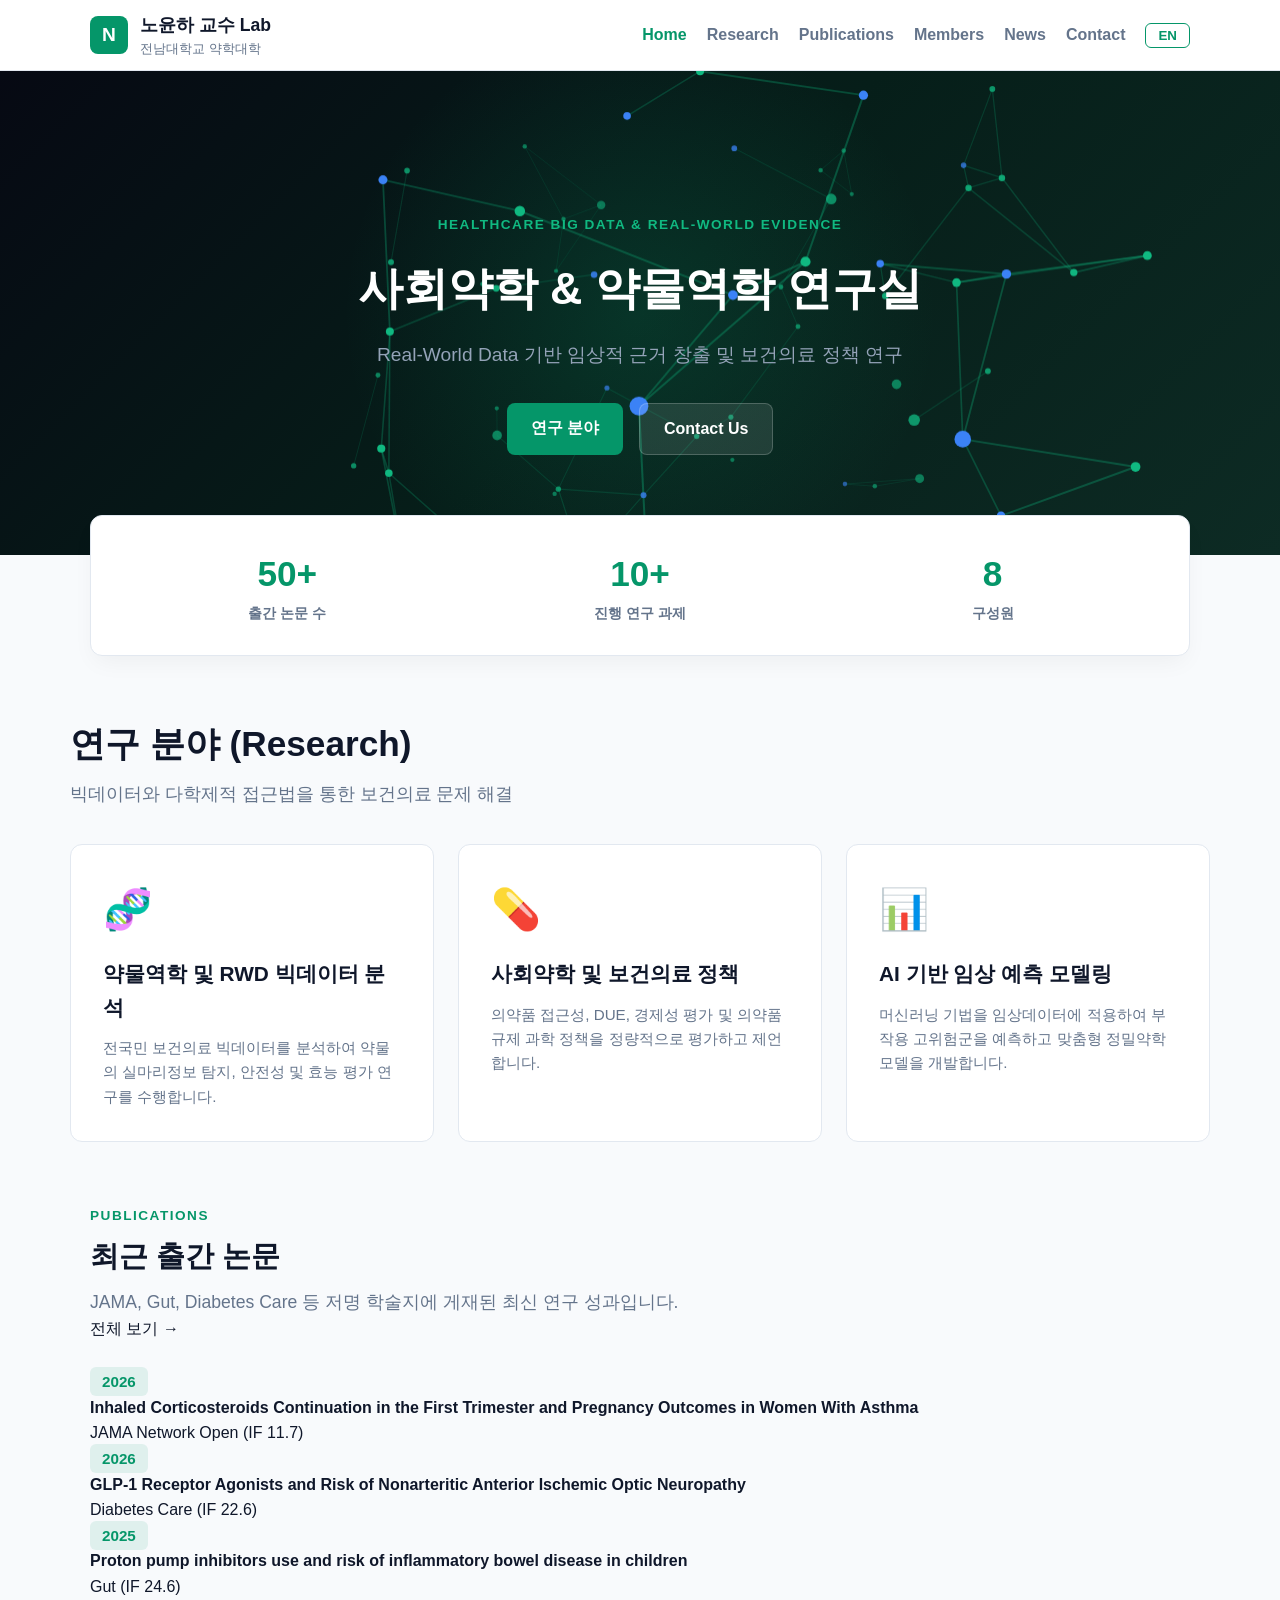
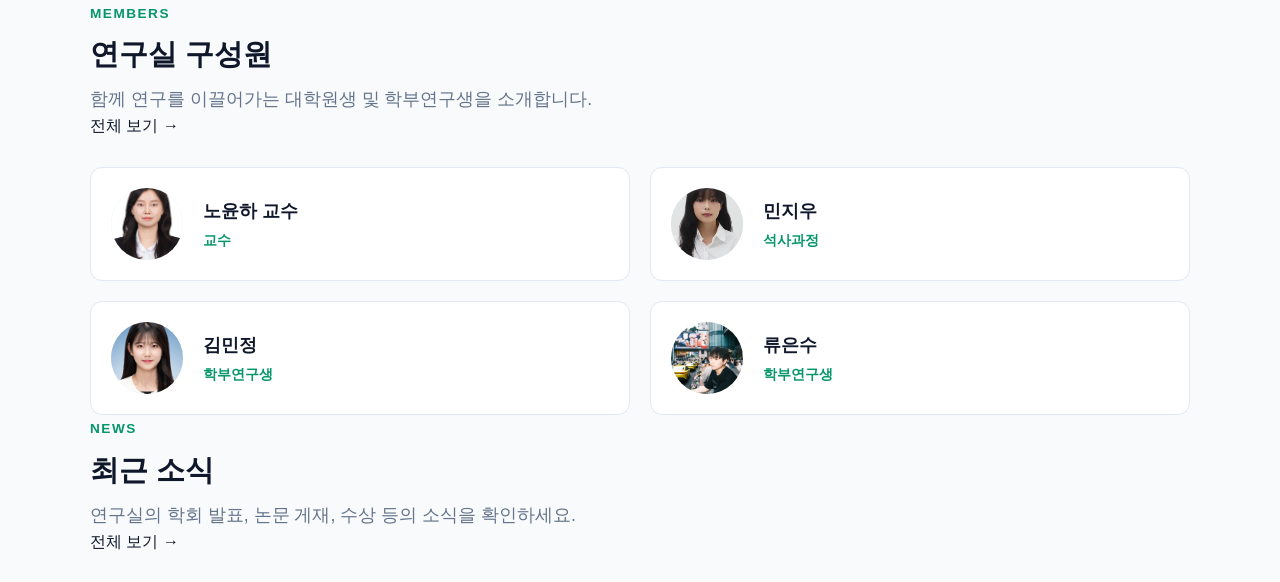
<file: index.html>
<!DOCTYPE html>
<html lang="ko">
<head>
  <meta charset="UTF-8">
  <meta name="viewport" content="width=device-width, initial-scale=1.0">
  <meta charset="UTF-8">
  <!-- 1. 구글 검색 노출을 위한 제목과 설명 (필수) -->
  <title>노윤하 교수 연구실 | 사회약학 & 약물역학 연구실</title>
  <meta name="description" content="전남대학교 약학대학 노윤하 교수 연구실(사회약학 & 약물역학 연구실) 공식 홈페이지입니다. 보건의료 빅데이터 분석, Real-World Evidence(RWE), 약물 안전성 및 보건의료 정책 연구를 수행합니다.">
  <meta name="keywords" content="노윤하, 노윤하 교수, 전남대학교 약학대학, 사회약학, 약물역학, 사회약학 연구실, 약물역학 연구실, 약대 연구실, 약학 연구실, RWD, RWE, 보건의료 빅데이터">

  <!-- 2. 구글 서치 콘솔에서 복사한 인증 태그 -->
  <meta name="google-site-verification" content="fO2iC1Ak4Dqqgbn_Cw4BAH_fTTFtaWDQc3sM4y-HSIg" />
  <link rel="stylesheet" href="css/style.css">
</head>
<body>
  <header class="site-header">
    <div class="container header-inner">
      <a class="brand" href="index">
        <span class="brand-mark">N</span>
        <span class="brand-text">
          <span class="brand-name" data-i18n="brand_name">노윤하 교수 Lab</span>
          <span class="brand-affil" data-i18n="brand_affil">전남대학교 약학대학</span>
        </span>
      </a>
      <nav class="site-nav">
        <a href="index" class="active" data-i18n="nav_home">Home</a>
        <a href="research" data-i18n="nav_research">Research</a>
        <a href="publications" data-i18n="nav_publications">Publications</a>
        <a href="members" data-i18n="nav_members">Members</a>
        <a href="news" data-i18n="nav_news">News</a>
        <a href="contact" data-i18n="nav_contact">Contact</a>
        <button id="lang-toggle-btn" class="lang-btn">EN</button>
      </nav>
    </div>
  </header>

  <main>
    <!-- 전면 3D 배경 배너 -->
    <section class="hero" id="hero-bg">
      <div class="container hero-inner">
        <span class="tagline" data-i18n="hero_tagline">HEALTHCARE BIG DATA & REAL-WORLD EVIDENCE</span>
        <h1 data-i18n="hero_title">사회약학 & 약물역학 연구실</h1>
        <p class="subtitle" data-i18n="hero_sub">Real-World Data 기반 임상적 근거 창출 및 보건의료 정책 연구</p>
        <div class="hero-cta">
          <a class="btn btn-primary" href="research" data-i18n="hero_btn1">연구 분야</a>
          <a class="btn btn-secondary" href="contact" data-i18n="hero_btn2">Contact Us</a>
        </div>
      </div>
    </section>

    <!-- 요약 통계 카드 -->
    <div class="container">
      <div class="stats-grid">
        <div><div class="stat-num">50+</div><div class="stat-label" data-i18n="stat_1">출간 논문 수</div></div>
        <div><div class="stat-num">10+</div><div class="stat-label" data-i18n="stat_2">진행 연구 과제</div></div>
        <div><div class="stat-num">8</div><div class="stat-label" data-i18n="stat_3">구성원</div></div>
      </div>
    </div>

    <!-- 1. 핵심 연구 분야 요약 -->
    <section class="container section">
      <h2 class="page-title" data-i18n="res_title">연구 분야 (Research)</h2>
      <p class="section-desc" data-i18n="res_sub">빅데이터와 다학제적 접근법을 통한 보건의료 문제 해결</p>

      <div class="research-grid">
        <div class="research-card">
          <div class="card-icon">🧬</div>
          <h3 data-i18n="res_c1_t">약물역학 및 RWD 빅데이터 분석</h3>
          <p data-i18n="res_c1_d">전국민 보건의료 빅데이터를 분석하여 약물의 실마리정보 탐지, 안전성 및 효능 평가 연구를 수행합니다.</p>
        </div>
        <div class="research-card">
          <div class="card-icon">💊</div>
          <h3 data-i18n="res_c2_t">사회약학 및 보건의료 정책</h3>
          <p data-i18n="res_c2_d">의약품 접근성, DUE, 경제성 평가 및 의약품 규제 과학 정책을 정량적으로 평가하고 제언합니다.</p>
        </div>
        <div class="research-card">
          <div class="card-icon">📊</div>
          <h3 data-i18n="res_c3_t">AI 기반 임상 예측 모델링</h3>
          <p data-i18n="res_c3_d">머신러닝 기법을 임상데이터에 적용하여 부작용 고위험군을 예측하고 맞춤형 정밀약학 모델을 개발합니다.</p>
        </div>
      </div>
    </section>

    <!-- 2. 최근 출간 논문 미리보기 -->
    <section class="overview-section">
      <div class="container">
        <div class="section-head-row">
          <div>
            <span class="tagline" style="color:var(--primary-color);" data-i18n="home_pub_tag">Publications</span>
            <h2 class="page-title" style="font-size:1.8rem; margin-top:6px;" data-i18n="home_pub_title">최근 출간 논문</h2>
            <p class="section-desc" style="margin-bottom:0;" data-i18n="home_pub_sub">JAMA, Gut, Diabetes Care 등 저명 학술지에 게재된 최신 연구 성과입니다.</p>
          </div>
          <a class="see-all-link" href="publications" data-i18n="see_all">전체 보기 →</a>
        </div>

        <div class="preview-grid" style="margin-top:28px;">
          <a class="pub-preview-card" href="https://doi.org/10.1001/jamanetworkopen.2026.30781" target="_blank" rel="noopener">
            <span class="pub-year">2026</span>
            <h4>Inhaled Corticosteroids Continuation in the First Trimester and Pregnancy Outcomes in Women With Asthma</h4>
            <p>JAMA Network Open (IF 11.7)</p>
          </a>
          <a class="pub-preview-card" href="https://doi.org/10.2337/dc25-2577" target="_blank" rel="noopener">
            <span class="pub-year">2026</span>
            <h4>GLP-1 Receptor Agonists and Risk of Nonarteritic Anterior Ischemic Optic Neuropathy</h4>
            <p>Diabetes Care (IF 22.6)</p>
          </a>
          <a class="pub-preview-card" href="https://doi.org/10.1136/gutjnl-2025-337345" target="_blank" rel="noopener">
            <span class="pub-year">2025</span>
            <h4>Proton pump inhibitors use and risk of inflammatory bowel disease in children</h4>
            <p>Gut (IF 24.6)</p>
          </a>
        </div>
      </div>
    </section>

    <!-- 3. 연구실 구성원 미리보기 -->
    <section class="overview-section">
      <div class="container">
        <div class="section-head-row">
          <div>
            <span class="tagline" style="color:var(--primary-color);" data-i18n="home_member_tag">Members</span>
            <h2 class="page-title" style="font-size:1.8rem; margin-top:6px;" data-i18n="home_member_title">연구실 구성원</h2>
            <p class="section-desc" style="margin-bottom:0;" data-i18n="home_member_sub">함께 연구를 이끌어가는 대학원생 및 학부연구생을 소개합니다.</p>
          </div>
          <a class="see-all-link" href="members" data-i18n="see_all">전체 보기 →</a>
        </div>

        <!-- 2x2 Grid Layout 적용 -->
        <!-- 2x2 Grid Layout 적용 -->
        <div class="member-preview-grid" style="margin-top:28px;">
          <!-- 노윤하 교수 -->
          <div class="member-preview-card">
            <div class="member-photo-wrapper">
              <img class="member-photo" src="images/professor.jpg" onerror="this.onerror=null; this.src='data:image/svg+xml;utf8,<svg xmlns=\'http://www.w3.org/2000/svg\' viewBox=\'0 0 24 24\' fill=\'%23cbd5e1\'><path d=\'M12 12c2.21 0 4-1.79 4-4s-1.79-4-4-4-4 1.79-4 4 1.79 4 4 4zm0 2c-2.67 0-8 1.34-8 4v2h16v-2c0-2.66-5.33-4-8-4z\'/></svg>'" alt="노윤하 교수" data-i18n-alt="mem_prof_name">
            </div>
            <div class="member-info">
              <h4 data-i18n="mem_prof_name">노윤하 교수</h4>
              <p class="role" data-i18n="mem_prof_role">Professor</p>
            </div>
          </div>

          <!-- 민지우 -->
          <div class="member-preview-card">
            <div class="member-photo-wrapper">
              <img class="member-photo" src="images/student_mjw.jpg" onerror="this.onerror=null; this.src='data:image/svg+xml;utf8,<svg xmlns=\'http://www.w3.org/2000/svg\' viewBox=\'0 0 24 24\' fill=\'%23cbd5e1\'><path d=\'M12 12c2.21 0 4-1.79 4-4s-1.79-4-4-4-4 1.79-4 4 1.79 4 4 4zm0 2c-2.67 0-8 1.34-8 4v2h16v-2c0-2.66-5.33-4-8-4z\'/></svg>'" alt="민지우" data-i18n-alt="mem_s1_name">
            </div>
            <div class="member-info">
              <h4 data-i18n="mem_s1_name">민지우</h4>
              <p class="role" data-i18n="mem_s1_role">Master's Course</p>
            </div>
          </div>

          <!-- 김민정 -->
          <div class="member-preview-card">
            <div class="member-photo-wrapper">
              <img class="member-photo" src="images/student_kmj.jpg" onerror="this.onerror=null; this.src='data:image/svg+xml;utf8,<svg xmlns=\'http://www.w3.org/2000/svg\' viewBox=\'0 0 24 24\' fill=\'%23cbd5e1\'><path d=\'M12 12c2.21 0 4-1.79 4-4s-1.79-4-4-4-4 1.79-4 4 1.79 4 4 4zm0 2c-2.67 0-8 1.34-8 4v2h16v-2c0-2.66-5.33-4-8-4z\'/></svg>'" alt="김민정" data-i18n-alt="mem_s2_name">
            </div>
            <div class="member-info">
              <h4 data-i18n="mem_s2_name">김민정</h4>
              <p class="role" data-i18n="mem_s2_role">Bachelor's Course</p>
            </div>
          </div>

          <!-- 류은수 -->
          <div class="member-preview-card">
            <div class="member-photo-wrapper">
              <img class="member-photo" src="images/student_les.jpg" onerror="this.onerror=null; this.src='data:image/svg+xml;utf8,<svg xmlns=\'http://www.w3.org/2000/svg\' viewBox=\'0 0 24 24\' fill=\'%23cbd5e1\'><path d=\'M12 12c2.21 0 4-1.79 4-4s-1.79-4-4-4-4 1.79-4 4 1.79 4 4 4zm0 2c-2.67 0-8 1.34-8 4v2h16v-2c0-2.66-5.33-4-8-4z\'/></svg>'" alt="류은수" data-i18n-alt="mem_s3_name">
            </div>
            <div class="member-info">
              <h4 data-i18n="mem_s3_name">류은수</h4>
              <p class="role" data-i18n="mem_s3_role">Bachelor's Course</p>
            </div>
          </div>
        </div>
      </div>
    </section>

    <!-- 4. 최근 소식 미리보기 (JS 자동 연동 파트) -->
    <section class="overview-section">
      <div class="container">
        <div class="section-head-row">
          <div>
            <span class="tagline" style="color:var(--primary-color);" data-i18n="home_news_tag">News</span>
            <h2 class="page-title" style="font-size:1.8rem; margin-top:6px;" data-i18n="home_news_title">최근 소식</h2>
            <p class="section-desc" style="margin-bottom:0;" data-i18n="home_news_sub">연구실의 학회 발표, 논문 게재, 수상 등의 소식을 확인하세요.</p>
          </div>
          <a class="see-all-link" href="news" data-i18n="see_all">전체 보기 →</a>
        </div>

        <div class="preview-grid" id="news-preview-container" style="margin-top:28px;"></div>
      </div>
    </section>
  </main>

  <script src="js/main.js"></script>
  <script src="js/news-admin.js"></script>
  <script src="js/i18n.js"></script>
</body>
</html>
</file>
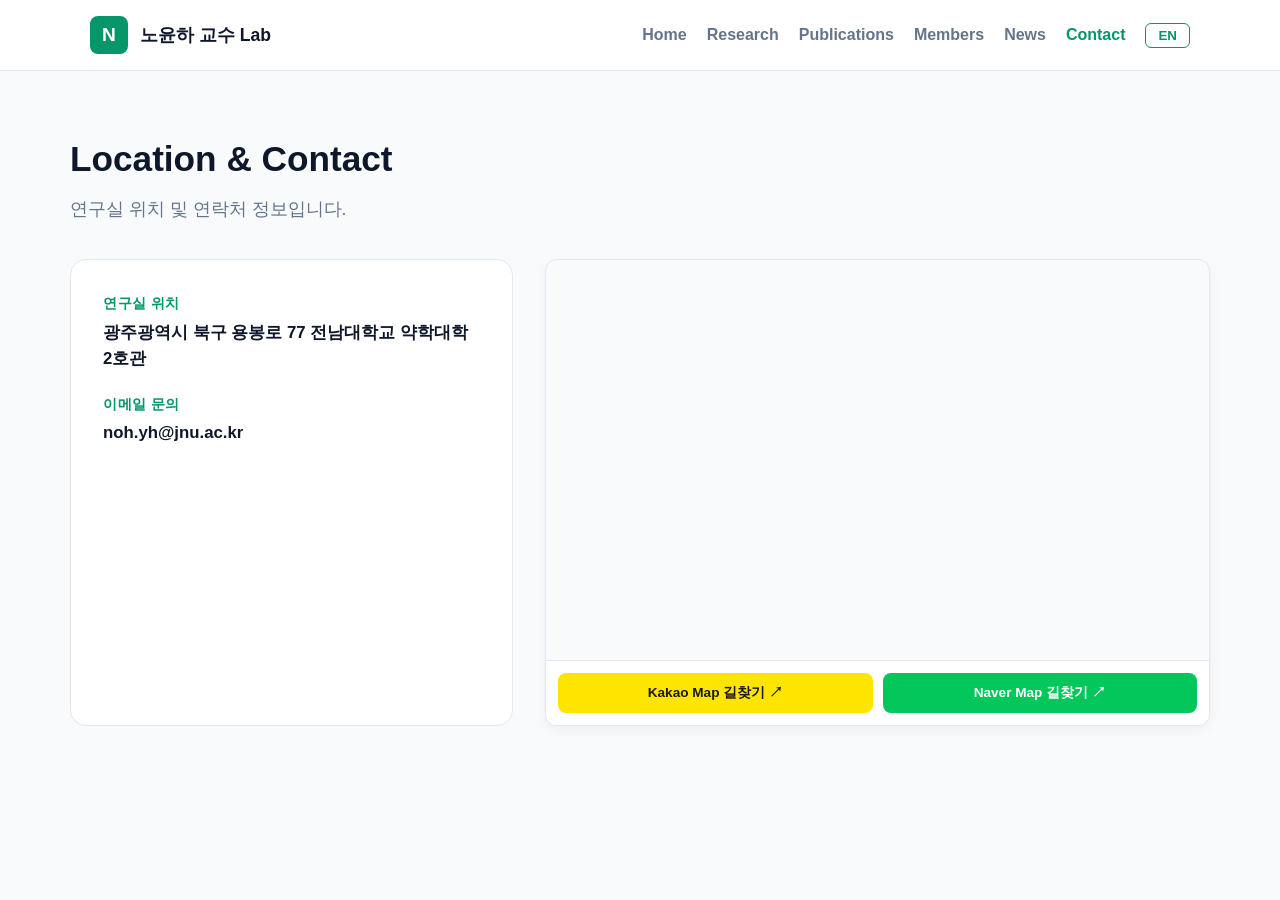
<file: contact.html>
<!DOCTYPE html>
<html lang="ko">
<head>
  <meta charset="UTF-8">
  <meta name="viewport" content="width=device-width, initial-scale=1.0">
  <title data-i18n="contact_site_title">Contact - Noh Lab</title>
  <link rel="stylesheet" href="css/style.css">
  
  <style>
    /* 지도 레이아웃 및 프레임 미니멀화 */
    .map-wrapper {
      width: 100%;
      border-radius: 12px;
      overflow: hidden;
      border: 1px solid var(--border-color, #e2e8f0);
      box-shadow: 0 4px 12px rgba(0, 0, 0, 0.05);
      background: #f8fafc;
    }

    #map-frame {
      width: 100%;
      height: 400px;
      border: 0;
      display: block;
    }

    /* 국내 지도 바로가기 버튼 그룹 */
    .map-shortcut-bar {
      display: flex;
      gap: 10px;
      padding: 12px;
      background-color: #ffffff;
      border-top: 1px solid var(--border-color, #e2e8f0);
    }

    .map-btn {
      flex: 1;
      display: inline-flex;
      align-items: center;
      justify-content: center;
      padding: 9px 14px;
      font-size: 0.85rem;
      font-weight: 600;
      border-radius: 8px;
      text-decoration: none;
      transition: all 0.2s ease;
    }

    .map-btn.kakao {
      background-color: #fee500;
      color: #191919;
    }

    .map-btn.naver {
      background-color: #03c75a;
      color: #ffffff;
    }

    .map-btn:hover {
      opacity: 0.9;
      transform: translateY(-1px);
    }
  </style>
</head>
<body>
  <header class="site-header">
    <div class="container header-inner">
      <a class="brand" href="index.html">
        <span class="brand-mark">N</span>
        <span class="brand-name" data-i18n="site_brand_name">노윤하 교수 Lab</span>
      </a>
      <nav class="site-nav">
        <a href="index" data-i18n="nav_home">Home</a>
        <a href="research" data-i18n="nav_research">Research</a>
        <a href="publications" data-i18n="nav_publications">Publications</a>
        <a href="members" data-i18n="nav_members">Members</a>
        <a href="news" data-i18n="nav_news">News</a>
        <a href="contact" class="active" data-i18n="nav_contact">Contact</a>
        <button id="lang-toggle-btn" class="lang-btn">EN</button>
      </nav>
    </div>
  </header>

  <main class="container section">
    <h1 class="page-title" data-i18n="contact_title">Location & Contact</h1>
    <p class="section-desc" data-i18n="contact_sub">연구실 위치 및 연락처 정보입니다.</p>

    <div class="contact-grid">
      <div class="contact-info-card">
        <div class="info-item">
          <h4 data-i18n="contact_office">연구실 위치</h4>
          <p data-i18n="contact_addr">광주광역시 북구 용봉로 77 전남대학교 약학대학 2호관</p>
        </div>
        <div class="info-item">
          <h4 data-i18n="contact_email">이메일 문의</h4>
          <p>noh.yh@jnu.ac.kr</p>
        </div>
      </div>

      <!-- 구글 맵 Embed 렌더링 영역 및 국내 지도 단축 버튼 -->
      <div class="map-wrapper">
        <iframe id="map-frame"
          src="https://www.google.com/maps/embed?pb=!1m18!1m12!1m3!1d3260.672522770289!2d126.9056251!3d35.1788!2m3!1f0!2f0!3f0!3m2!1i1024!2i768!4f13.1!3m3!1m2!1s0x35682312b9d212ab%3A0x8e833fb3efb7ed6!2z7KCE64Ko64yA7ZWZ6rWQIOy_oO2OvOyAuelCme2ZlS3tlZkgMi2tmLjsp4A!5e0!3m2!1sko!2skr!4v1710000000000!5m2!1sko!2skr"
          allowfullscreen=""
          loading="lazy"
          referrerpolicy="no-referrer-when-downgrade"
          title="전남대학교 약학대학 2호관 지도">
        </iframe>
        
        <div class="map-shortcut-bar">
          <a href="https://map.kakao.com/link/map/전남대학교 약학대학 2호관,35.1788,126.9082" target="_blank" rel="noopener" class="map-btn kakao" data-i18n="map_kakao_btn">
            Kakao Map 길찾기 ↗
          </a>
          <a href="https://map.naver.com/v5/search/전남대학교%20약학대학%202호관" target="_blank" rel="noopener" class="map-btn naver" data-i18n="map_naver_btn">
            Naver Map 길찾기 ↗
          </a>
        </div>
      </div>
    </div>
  </main>

  <script src="js/i18n.js"></script>
</body>
</html>
</file>
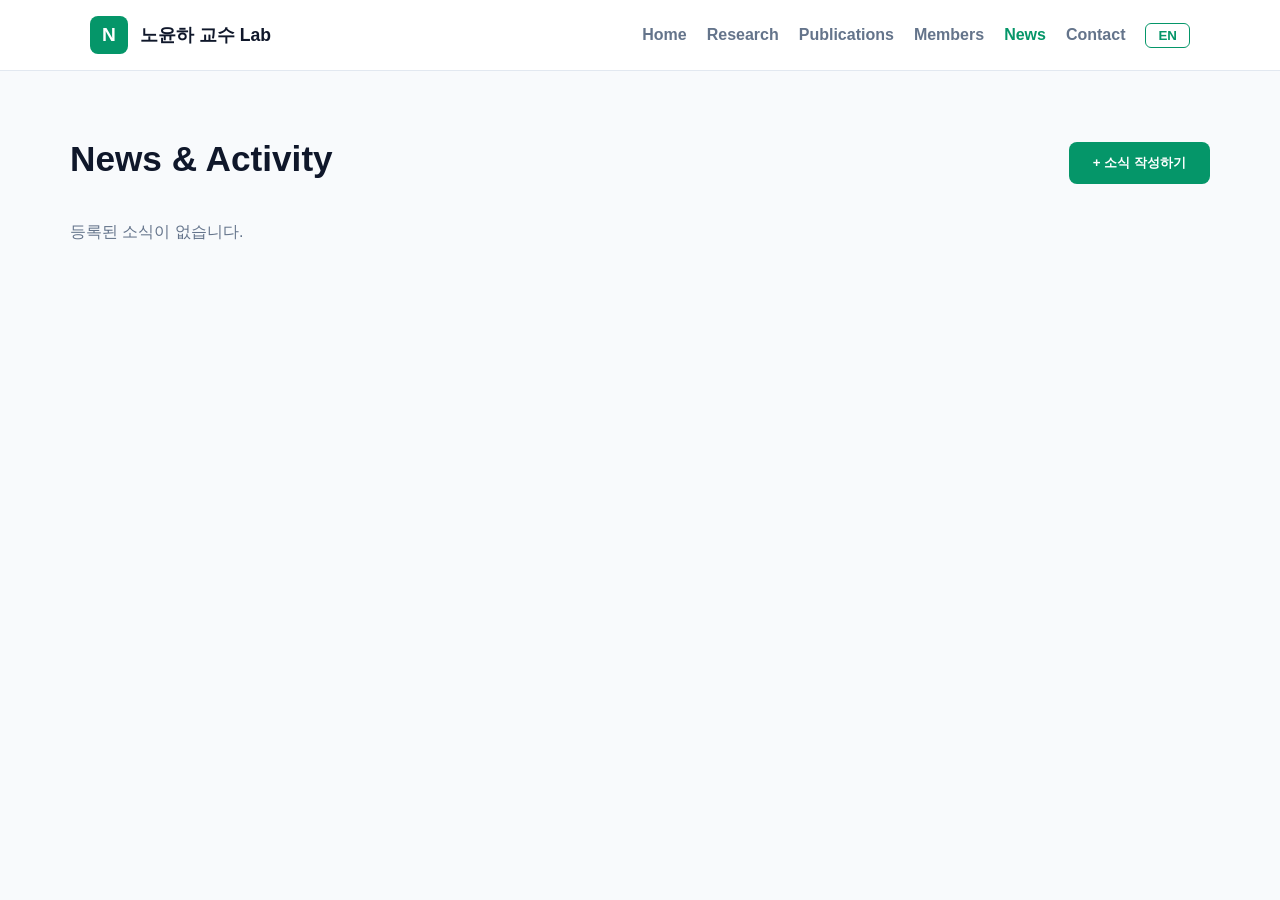
<file: news.html>
<!DOCTYPE html>
<html lang="ko">
<head>
  <meta charset="UTF-8">
  <meta name="viewport" content="width=device-width, initial-scale=1.0">
  <title data-i18n="news_site_title">News - Noh Lab</title>
  <link rel="stylesheet" href="css/style.css">
</head>
<body>
  <!-- ===================================================================
       [헤더 및 네비게이션 영역]
       =================================================================== -->
  <header class="site-header">
    <div class="container header-inner">
      <a class="brand" href="index">
        <span class="brand-mark">N</span>
        <span class="brand-name" data-i18n="site_brand_name">노윤하 교수 Lab</span>
      </a>
      <nav class="site-nav">
        <a href="index" data-i18n="nav_home">Home</a>
        <a href="research" data-i18n="nav_research">Research</a>
        <a href="publications" data-i18n="nav_publications">Publications</a>
        <a href="members" data-i18n="nav_members">Members</a>
        <a href="news" class="active" data-i18n="nav_news">News</a>
        <a href="contact" data-i18n="nav_contact">Contact</a>
        <button id="lang-toggle-btn" class="lang-btn">EN</button>
      </nav>
    </div>
  </header>

  <!-- ===================================================================
       [메인 컨텐츠 영역]
       =================================================================== -->
  <main class="container section">
    <div class="news-header-actions">
      <h1 class="page-title" data-i18n="news_page_title">News & Activity</h1>
      <button id="open-write-btn" class="btn btn-primary" data-i18n="news_btn_write">+ 소식 작성하기</button>
    </div>

    <!-- 뉴스 게시글 목록 -->
    <div id="news-container" class="news-feed"></div>
  </main>

  <!-- ===================================================================
       [글쓰기 모달 창]
       =================================================================== -->
  <div id="news-modal" class="modal-backdrop" style="display:none;">
    <div class="modal-content">
      <!-- 우측 상단 X 닫기 버튼 -->
      <button id="close-modal-x" class="modal-close-x">&times;</button>
      <h3 data-i18n="modal_title">새 소식 등록</h3>
      <form id="news-form">
        <input type="text" id="news-title" data-i18n-placeholder="modal_ph_title" placeholder="제목을 입력하세요" required>
        <textarea id="news-body" rows="4" data-i18n-placeholder="modal_ph_body" placeholder="내용을 입력하세요" required></textarea>
        
        <!-- [이미지 첨부 및 취소 기능] -->
        <label style="display:block; margin-bottom: 6px; font-weight:600; font-size:0.85rem;" data-i18n="modal_label_img">사진 첨부 (선택):</label>
        <div style="display:flex; align-items:center; gap:8px; margin-bottom:16px;">
          <input type="file" id="news-img-input" accept="image/*" style="flex:1;">
          <button type="button" id="clear-img-btn" class="btn" style="display:none; padding:4px 8px; font-size:0.75rem; background-color:#ef4444; color:#fff; border:none; border-radius:4px; cursor:pointer;" data-i18n="modal_btn_clear_img">선택 취소</button>
        </div>
        
        <input type="password" id="admin-pass" data-i18n-placeholder="modal_ph_pass" placeholder="관리자 비밀번호" required>
        <div style="display:flex; gap:8px; justify-content:flex-end; margin-top:12px;">
          <button type="submit" class="btn btn-primary" data-i18n="modal_btn_submit">등록하기</button>
          <button type="button" id="close-modal-btn" class="btn btn-secondary" style="color:var(--text-main);" data-i18n="modal_btn_cancel">취소</button>
        </div>
      </form>
    </div>
  </div>

  <script src="js/news-admin.js"></script>
  <script src="js/i18n.js"></script>
</body>
</html>
</file>
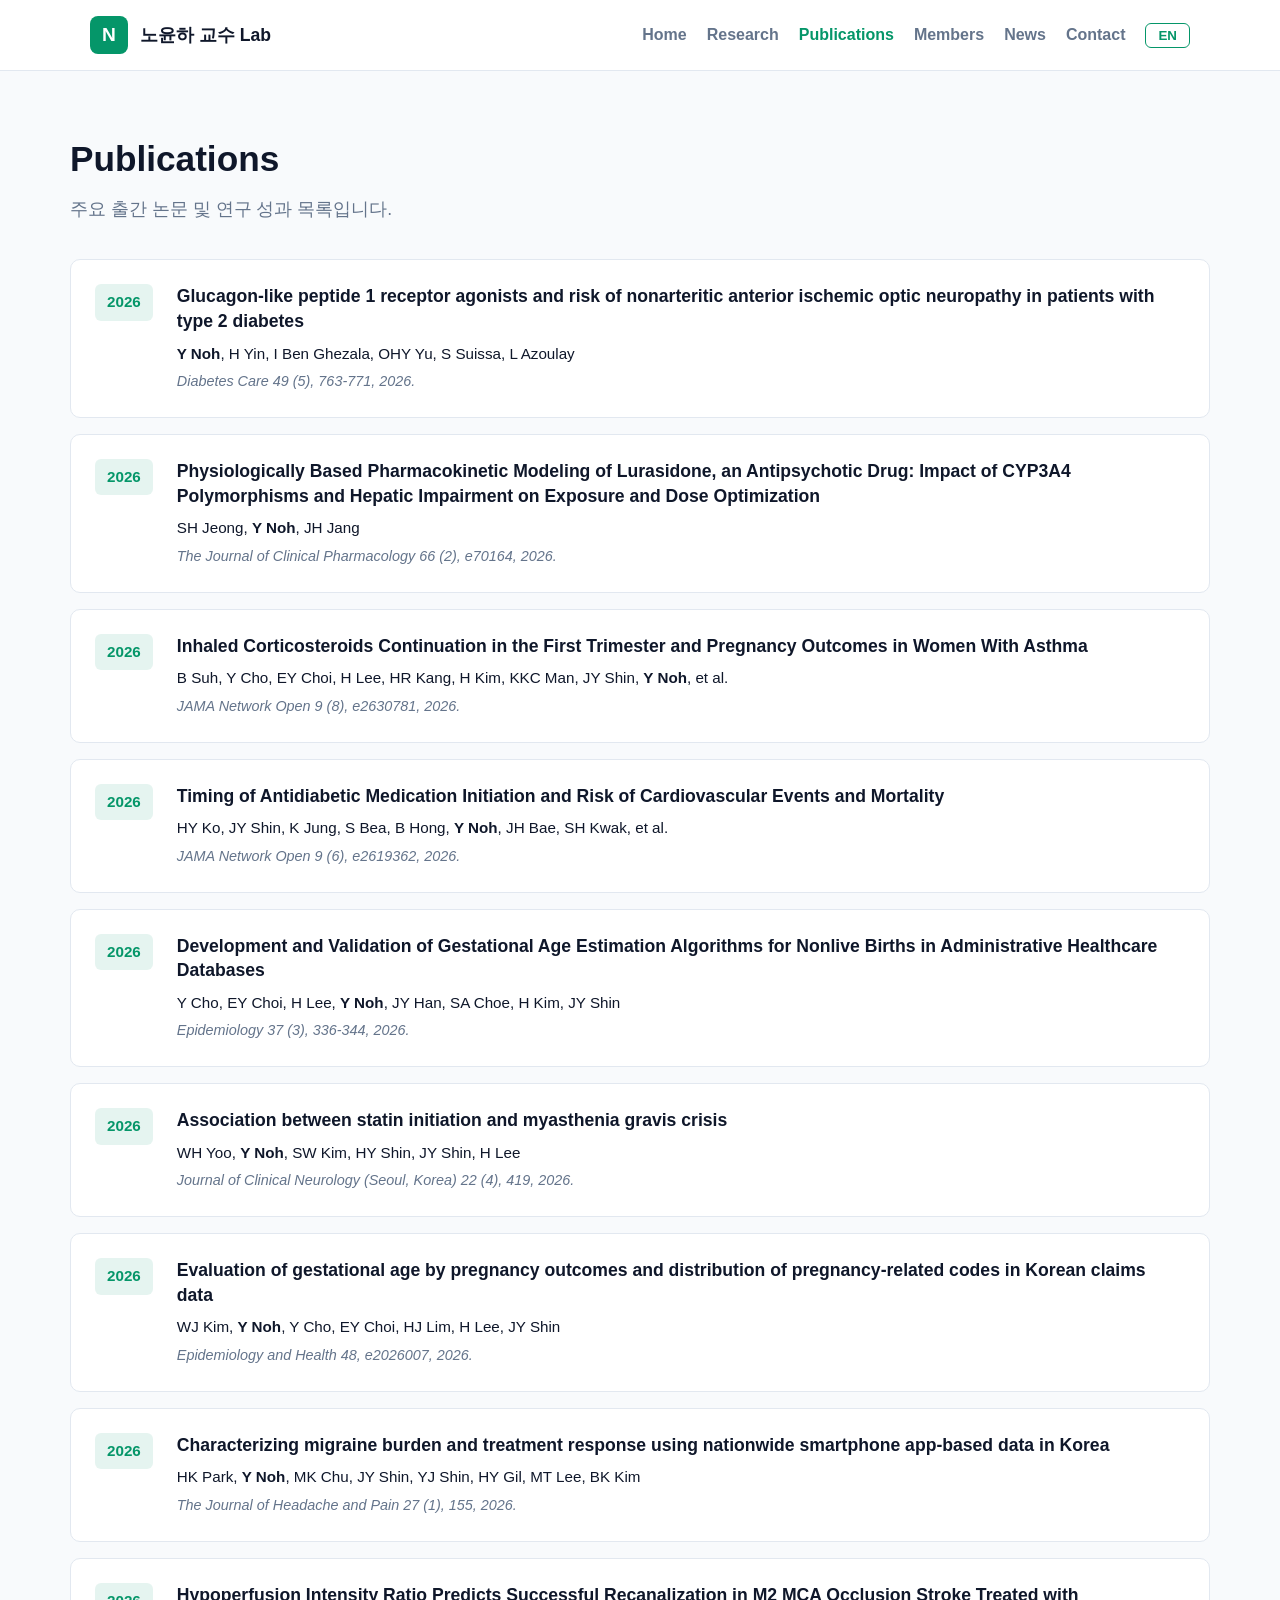
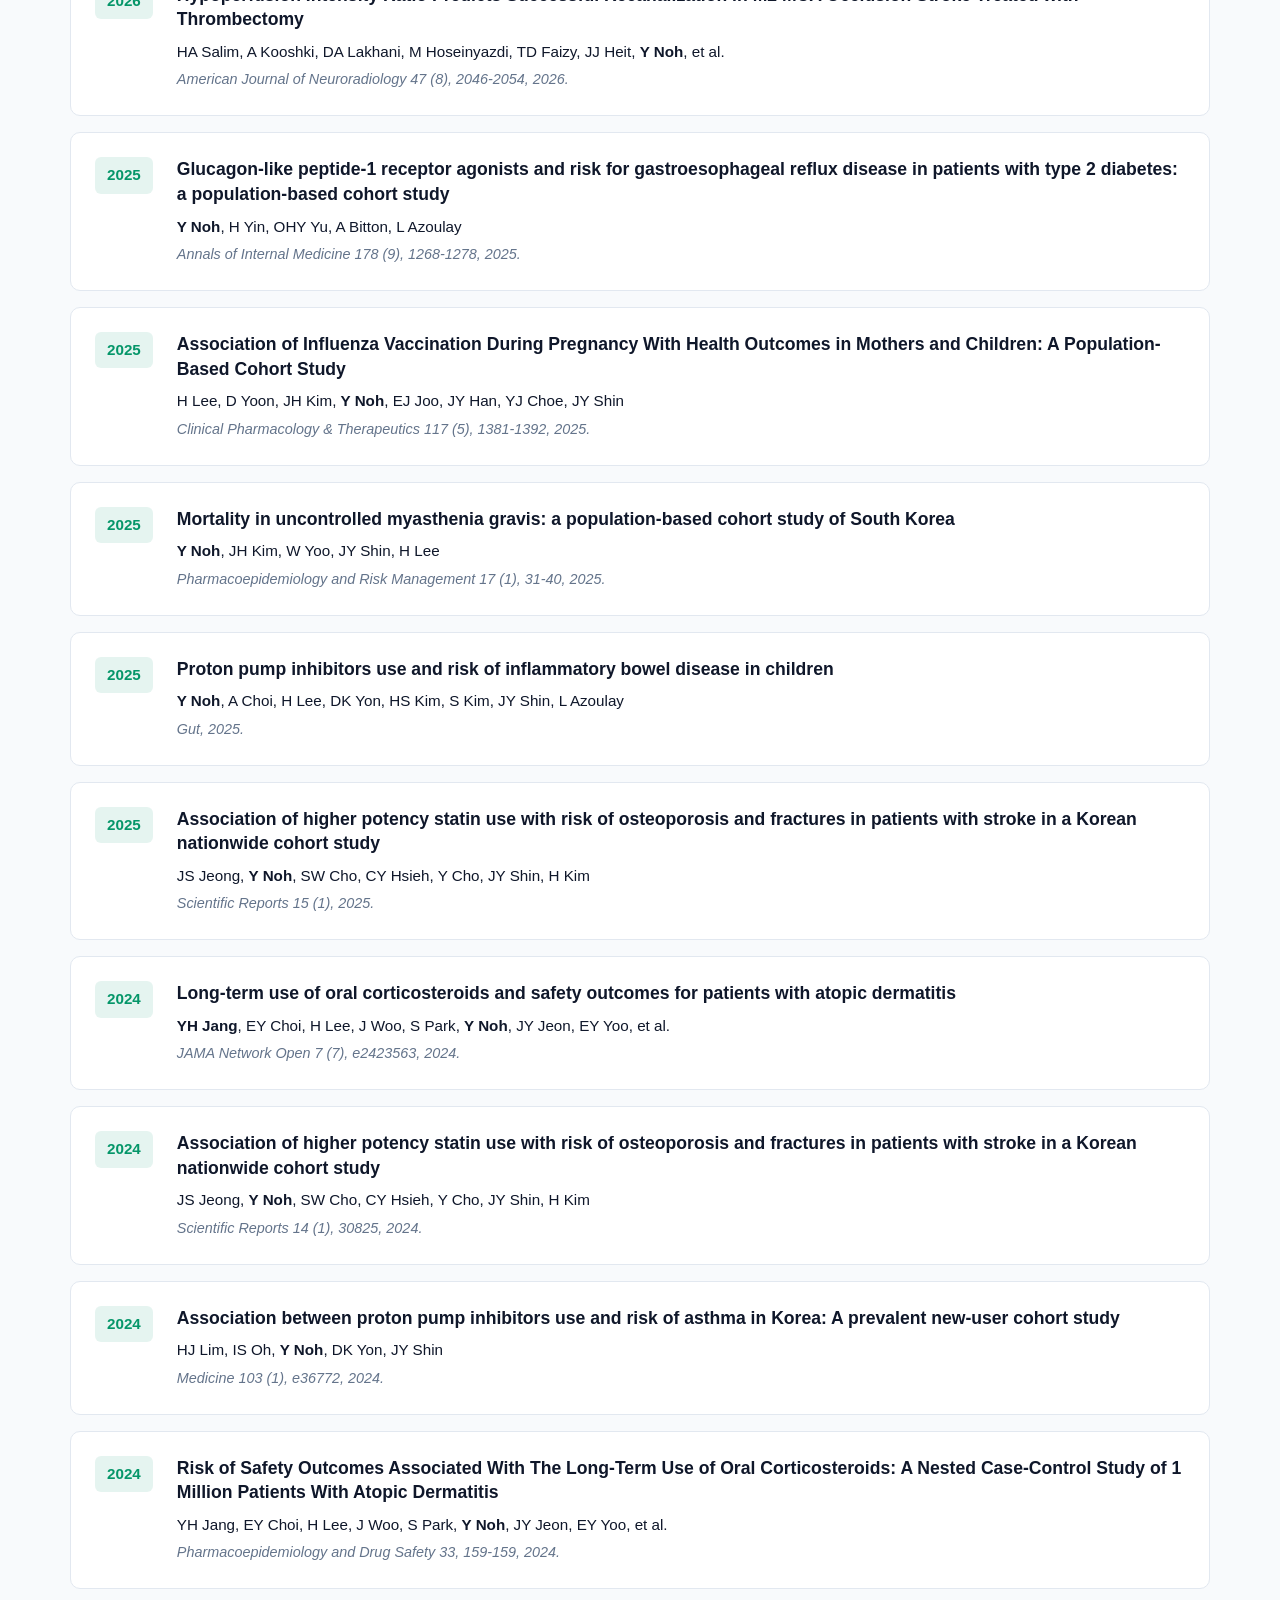
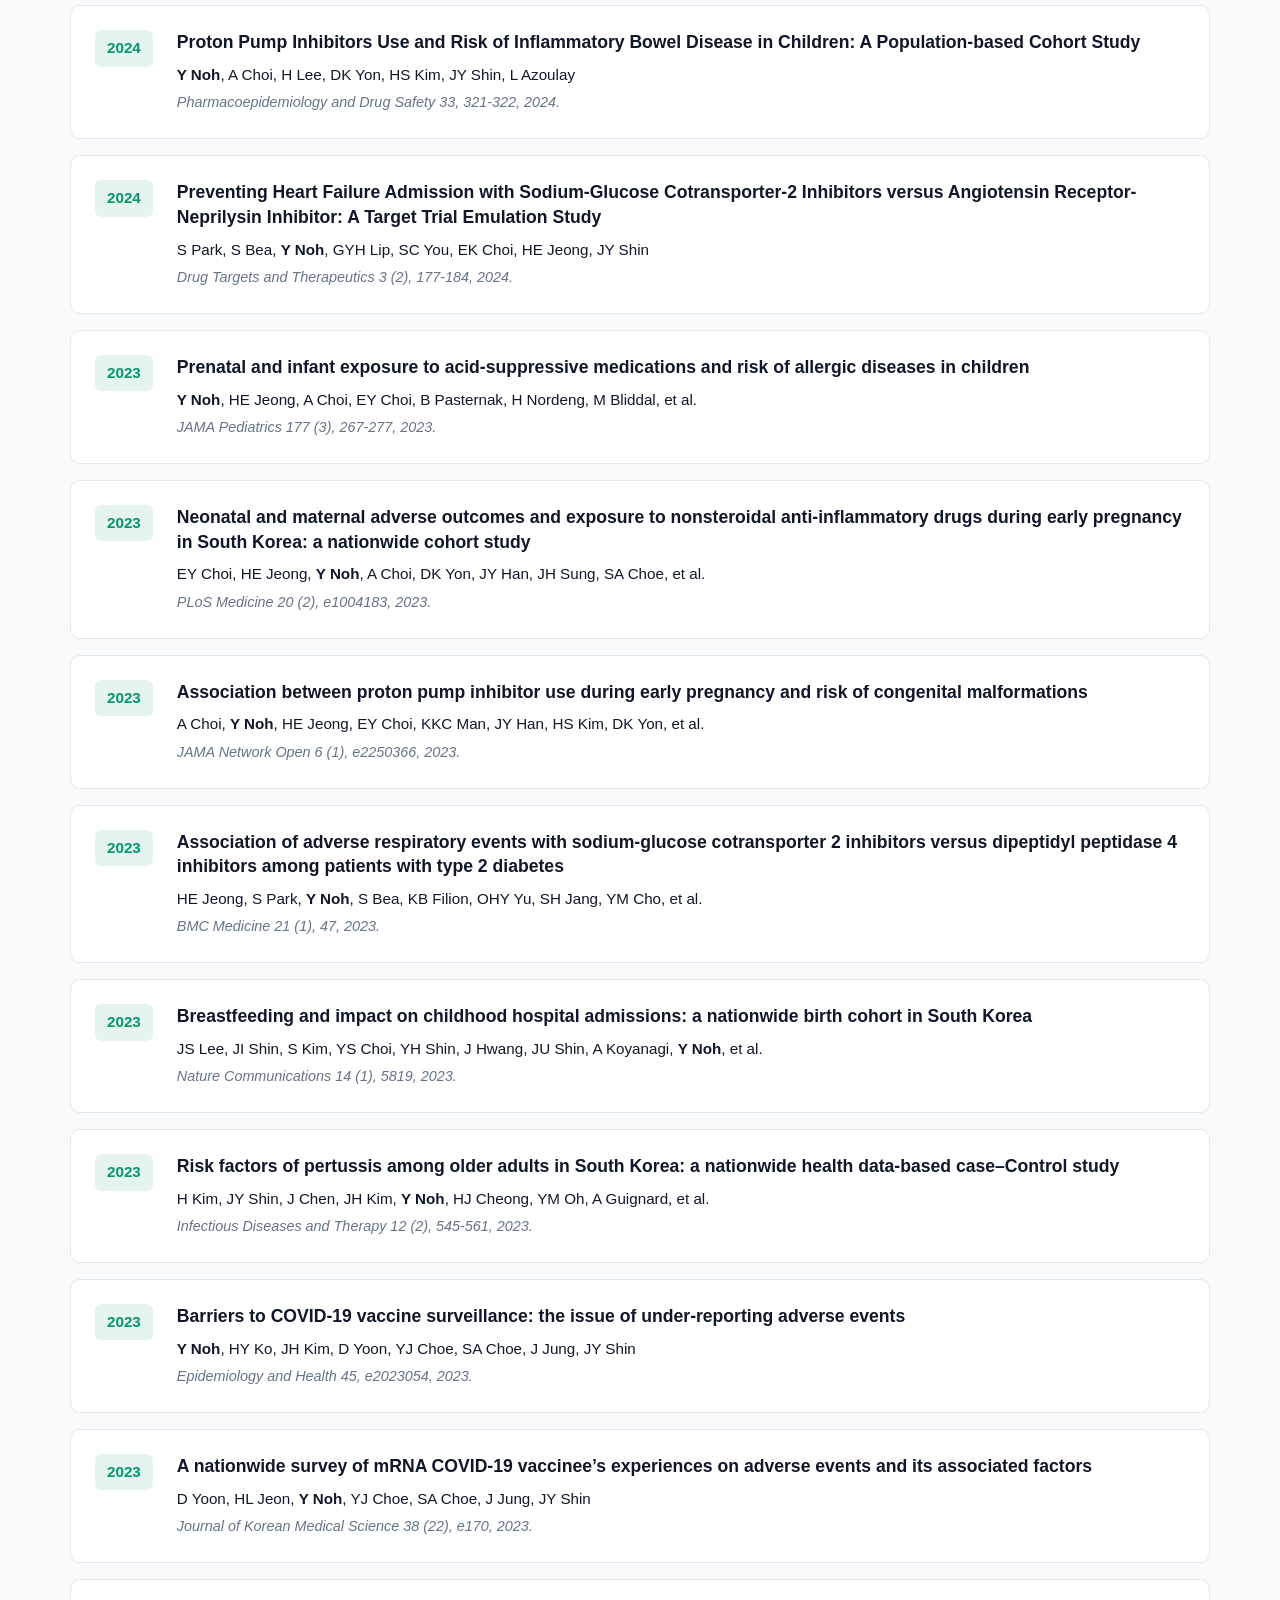
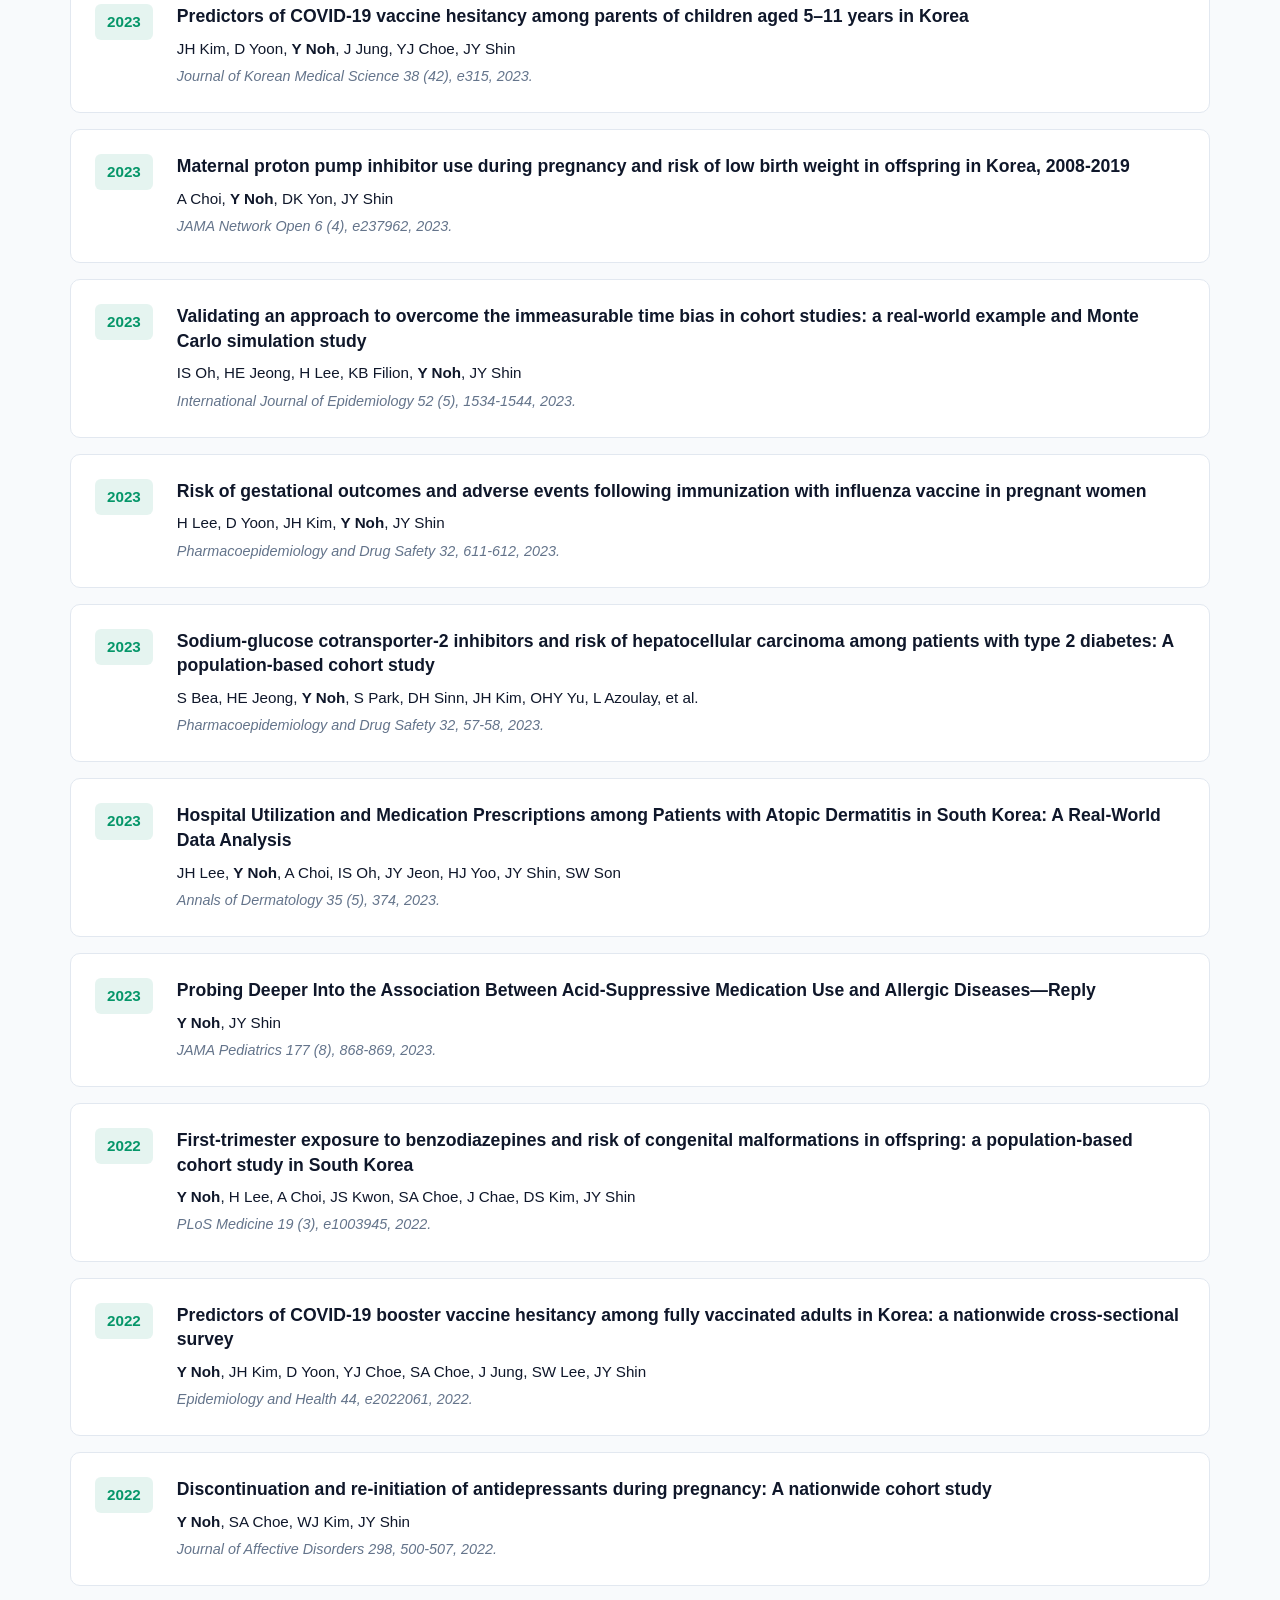
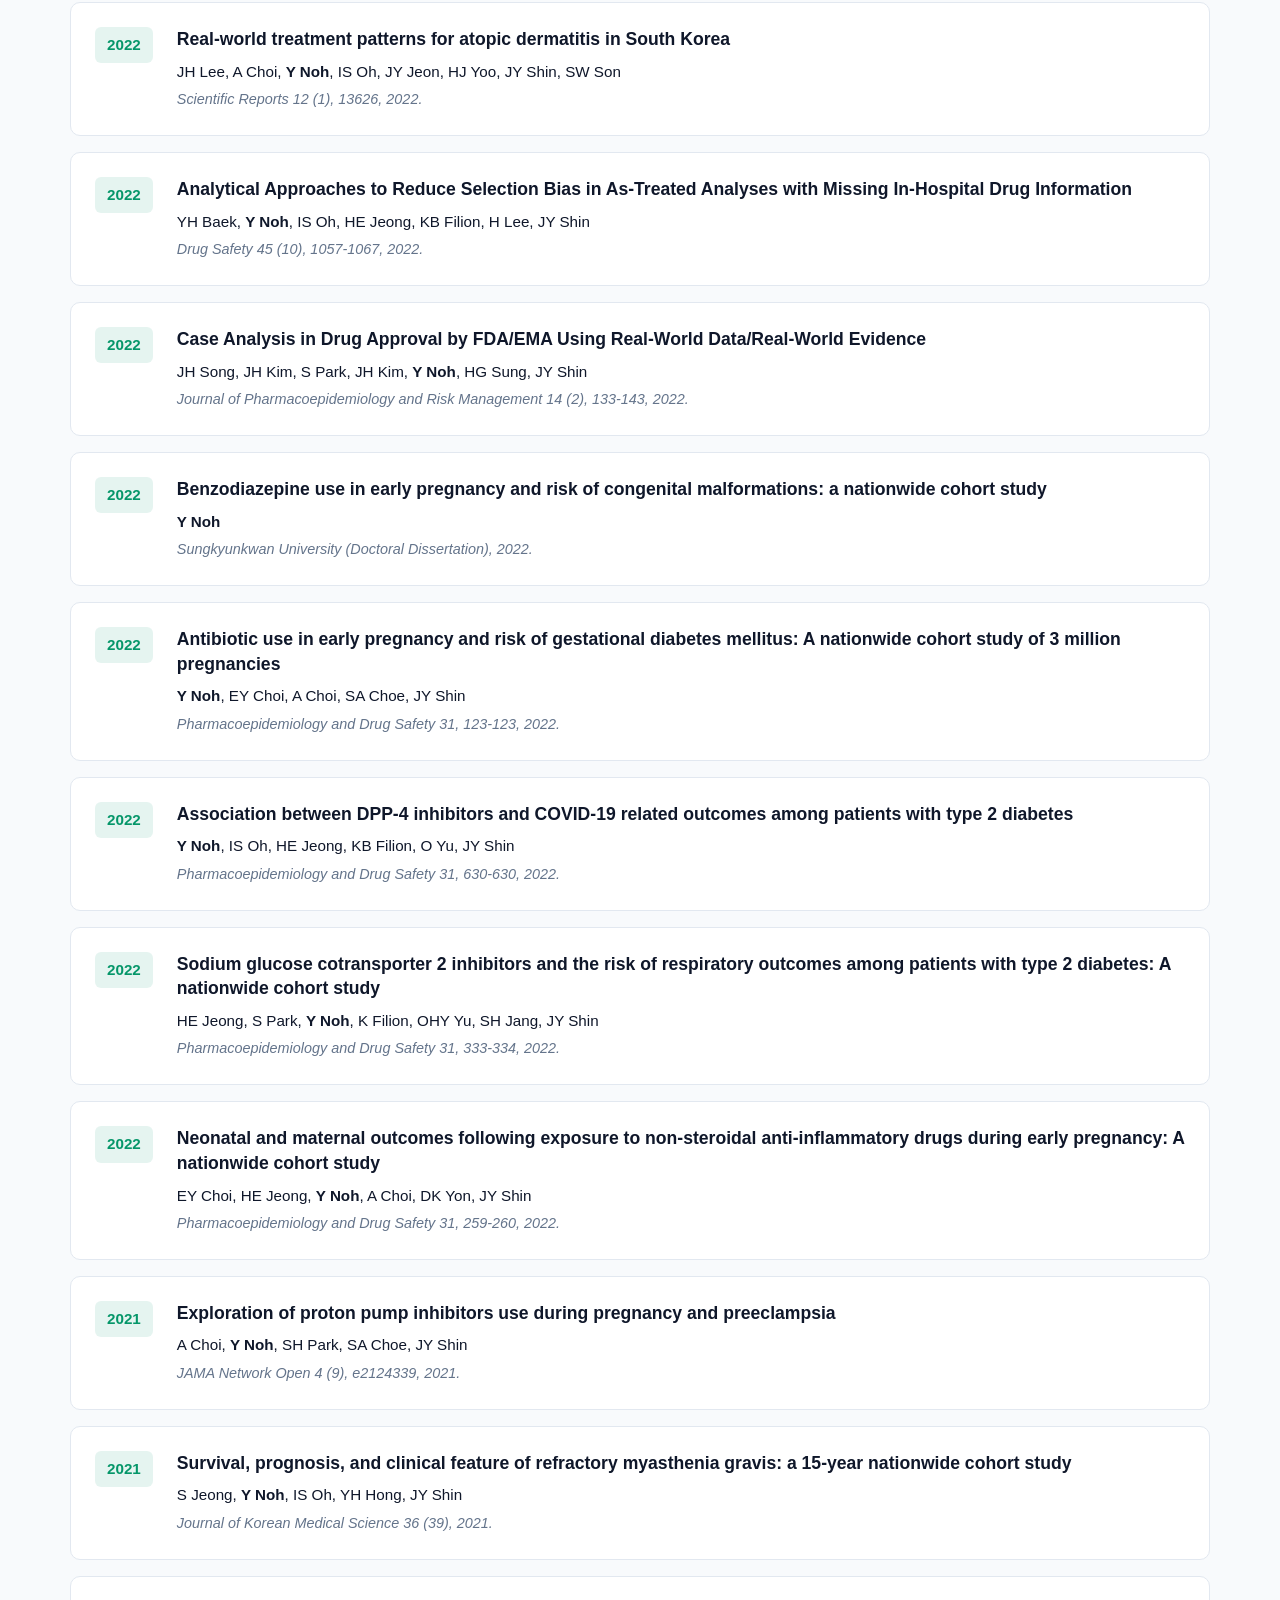
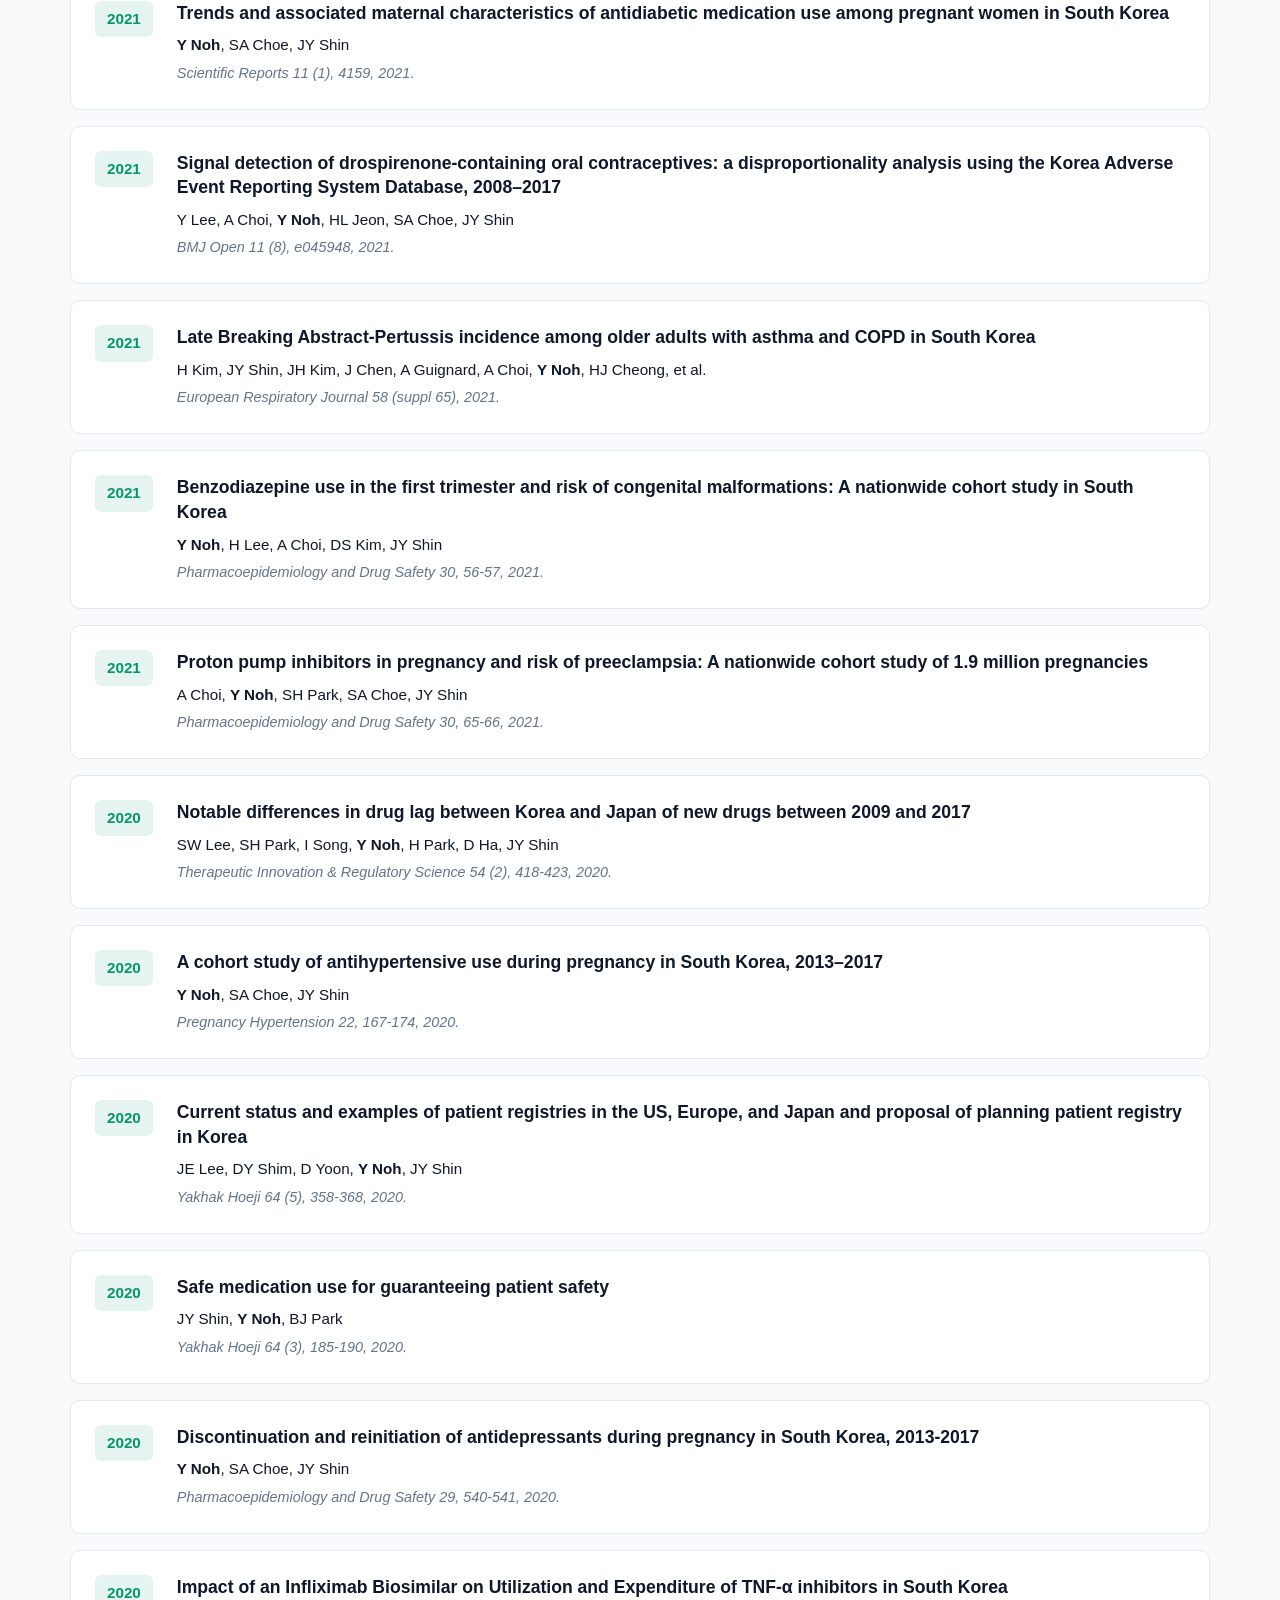
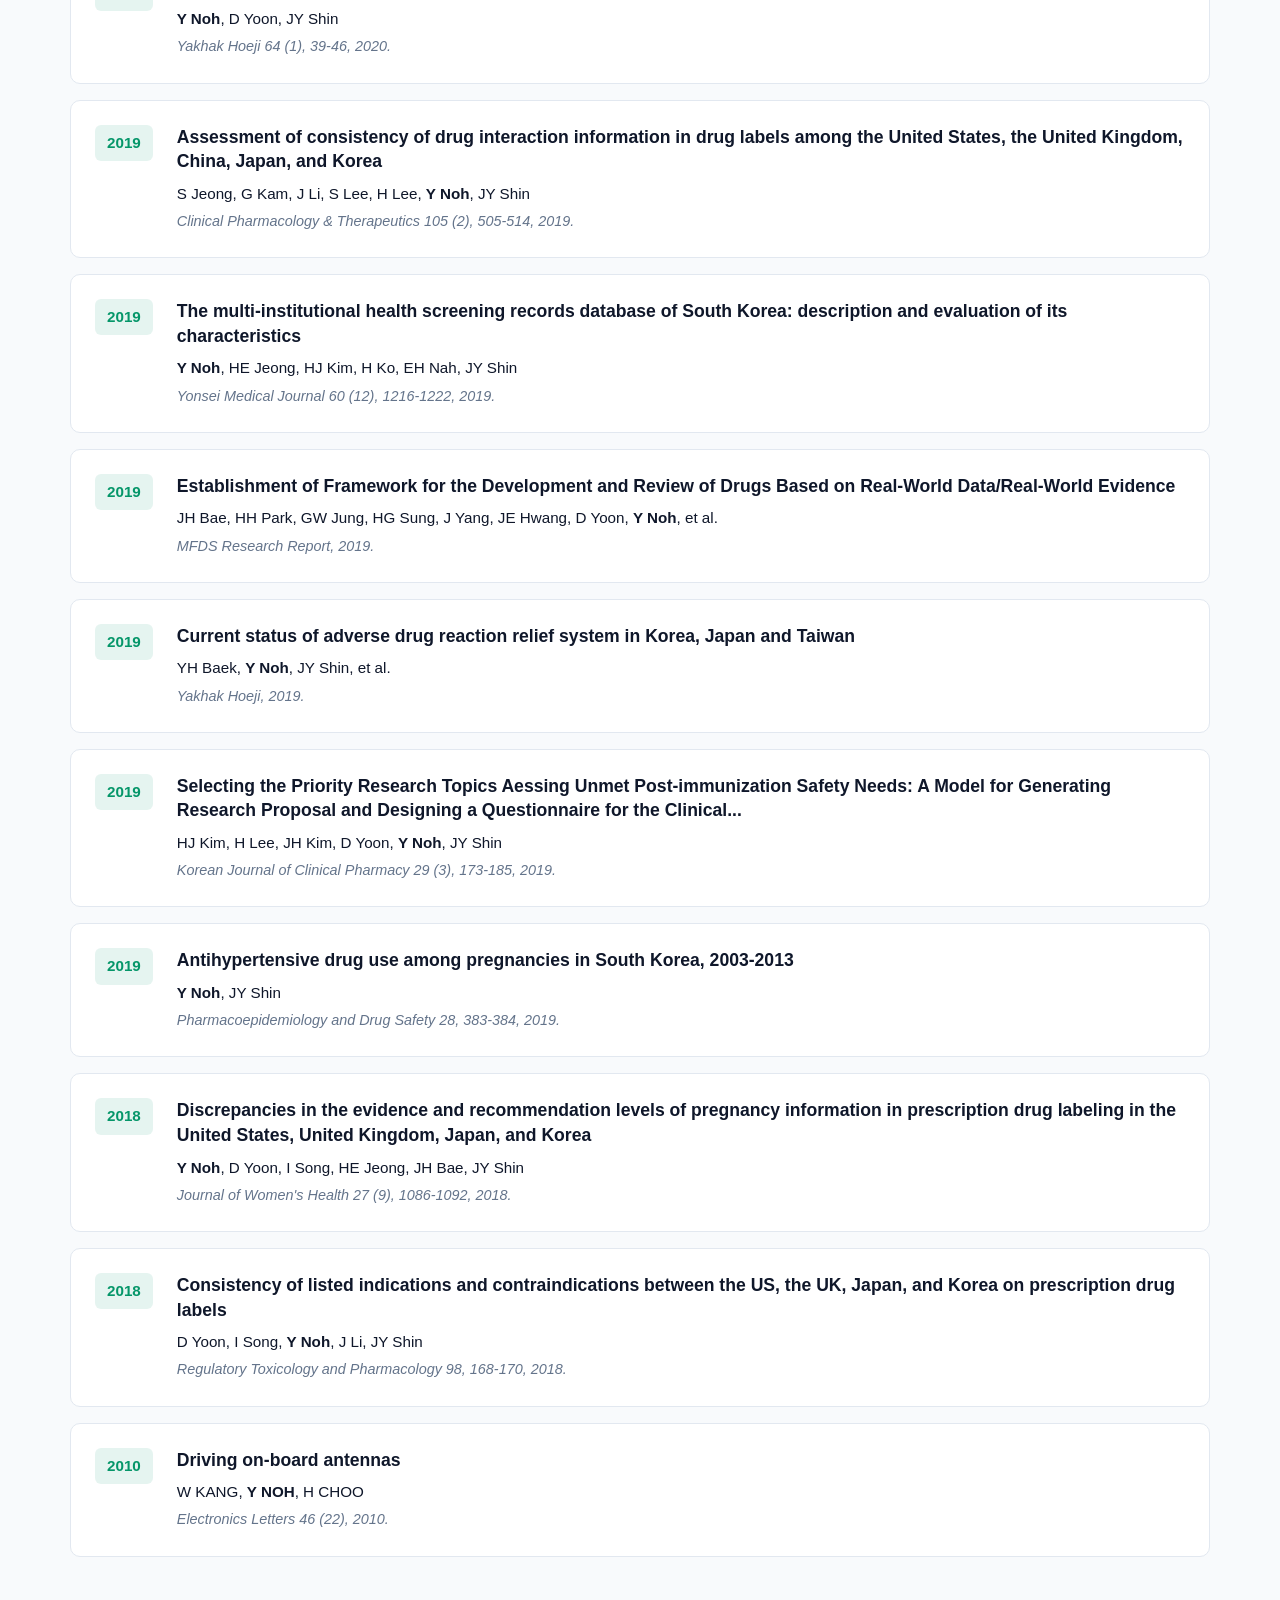
<file: publications.html>
<!DOCTYPE html>
<html lang="ko">
<head>
  <meta charset="UTF-8">
  <meta name="viewport" content="width=device-width, initial-scale=1.0">
  <title data-i18n="pub_site_title">Publications - Noh Lab</title>
  <link rel="stylesheet" href="css/style.css">
</head>
<body>
  <!-- ===================================================================
       [헤더 및 네비게이션 영역]
       =================================================================== -->
  <header class="site-header">
    <div class="container header-inner">
      <a class="brand" href="index">
        <span class="brand-mark">N</span>
        <span class="brand-name" data-i18n="site_brand_name">노윤하 교수 Lab</span>
      </a>
      <nav class="site-nav">
        <a href="index" data-i18n="nav_home">Home</a>
        <a href="research" data-i18n="nav_research">Research</a>
        <a href="publications" class="active" data-i18n="nav_publications">Publications</a>
        <a href="members" data-i18n="nav_members">Members</a>
        <a href="news" data-i18n="nav_news">News</a>
        <a href="contact" data-i18n="nav_contact">Contact</a>
        <button id="lang-toggle-btn" class="lang-btn">EN</button>
      </nav>
    </div>
  </header>

  <!-- ===================================================================
       [메인 컨텐츠 영역]
       =================================================================== -->
  <main class="container section">
    <h1 class="page-title" data-i18n="pub_page_title">Publications</h1>
    <p class="section-desc" data-i18n="pub_section_desc">주요 출간 논문 및 연구 성과 목록입니다.</p>

    <!-- [주석] 논문 추가 시 아래 <li class="pub-item"> 블록 전체를 복사해서 붙여넣으세요 -->
    <ul class="pub-list">
      <!-- 2026 -->
      <li class="pub-item">
        <span class="pub-year">2026</span>
        <div class="pub-details">
          <a href="https://diabetesjournals.org/care/article/49/5/763/164499/Glucagon-Like-Peptide-1-Receptor-Agonists-and-Risk" target="_blank" rel="noopener noreferrer" class="pub-title">
            Glucagon-like peptide 1 receptor agonists and risk of nonarteritic anterior ischemic optic neuropathy in patients with type 2 diabetes
          </a>
          <p class="pub-authors"><strong>Y Noh</strong>, H Yin, I Ben Ghezala, OHY Yu, S Suissa, L Azoulay</p>
          <p class="pub-journal">Diabetes Care 49 (5), 763-771, 2026.</p>
        </div>
      </li>

      <li class="pub-item">
        <span class="pub-year">2026</span>
        <div class="pub-details">
          <a href="https://doi.org/10.1002/jcph.70164Digital Object Identifier (DOI)  " target="_blank" rel="noopener noreferrer" class="pub-title">
            Physiologically Based Pharmacokinetic Modeling of Lurasidone, an Antipsychotic Drug: Impact of CYP3A4 Polymorphisms and Hepatic Impairment on Exposure and Dose Optimization
          </a>
          <p class="pub-authors">SH Jeong, <strong>Y Noh</strong>, JH Jang</p>
          <p class="pub-journal">The Journal of Clinical Pharmacology 66 (2), e70164, 2026.</p>
        </div>
      </li>

      <li class="pub-item">
        <span class="pub-year">2026</span>
        <div class="pub-details">
          <a href="https://jamanetwork.com/journals/jamanetworkopen/fullarticle/2853205" target="_blank" rel="noopener noreferrer" class="pub-title">
            Inhaled Corticosteroids Continuation in the First Trimester and Pregnancy Outcomes in Women With Asthma
          </a>
          <p class="pub-authors">B Suh, Y Cho, EY Choi, H Lee, HR Kang, H Kim, KKC Man, JY Shin, <strong>Y Noh</strong>, et al.</p>
          <p class="pub-journal">JAMA Network Open 9 (8), e2630781, 2026.</p>
        </div>
      </li>

      <li class="pub-item">
        <span class="pub-year">2026</span>
        <div class="pub-details">
          <a href="https://jamanetwork.com/journals/jamanetworkopen/fullarticle/2850564" target="_blank" rel="noopener noreferrer" class="pub-title">
            Timing of Antidiabetic Medication Initiation and Risk of Cardiovascular Events and Mortality
          </a>
          <p class="pub-authors">HY Ko, JY Shin, K Jung, S Bea, B Hong, <strong>Y Noh</strong>, JH Bae, SH Kwak, et al.</p>
          <p class="pub-journal">JAMA Network Open 9 (6), e2619362, 2026.</p>
        </div>
      </li>

      <li class="pub-item">
        <span class="pub-year">2026</span>
        <div class="pub-details">
          <a href="https://www.ovid.com/jnls/epidem/fulltext/10.1097/ede.0000000000001956~development-and-validation-of-gestational-age-estimation?context=latestarticles" target="_blank" rel="noopener noreferrer" class="pub-title">
            Development and Validation of Gestational Age Estimation Algorithms for Nonlive Births in Administrative Healthcare Databases
          </a>
          <p class="pub-authors">Y Cho, EY Choi, H Lee, <strong>Y Noh</strong>, JY Han, SA Choe, H Kim, JY Shin</p>
          <p class="pub-journal">Epidemiology 37 (3), 336-344, 2026.</p>
        </div>
      </li>

      <li class="pub-item">
        <span class="pub-year">2026</span>
        <div class="pub-details">
          <a href="https://thejcn.com/DOIx.php?id=10.3988%2Fjcn.2025.0622" target="_blank" rel="noopener noreferrer" class="pub-title">
            Association between statin initiation and myasthenia gravis crisis
          </a>
          <p class="pub-authors">WH Yoo, <strong>Y Noh</strong>, SW Kim, HY Shin, JY Shin, H Lee</p>
          <p class="pub-journal">Journal of Clinical Neurology (Seoul, Korea) 22 (4), 419, 2026.</p>
        </div>
      </li>

      <li class="pub-item">
        <span class="pub-year">2026</span>
        <div class="pub-details">
          <a href="https://doi.org/10.4178/epih.e2026007" target="_blank" rel="noopener noreferrer" class="pub-title">
            Evaluation of gestational age by pregnancy outcomes and distribution of pregnancy-related codes in Korean claims data
          </a>
          <p class="pub-authors">WJ Kim, <strong>Y Noh</strong>, Y Cho, EY Choi, HJ Lim, H Lee, JY Shin</p>
          <p class="pub-journal">Epidemiology and Health 48, e2026007, 2026.</p>
        </div>
      </li>

      <li class="pub-item">
        <span class="pub-year">2026</span>
        <div class="pub-details">
          <a href="https://link.springer.com/article/10.1186/s10194-026-02370-7" target="_blank" rel="noopener noreferrer" class="pub-title">
            Characterizing migraine burden and treatment response using nationwide smartphone app-based data in Korea
          </a>
          <p class="pub-authors">HK Park, <strong>Y Noh</strong>, MK Chu, JY Shin, YJ Shin, HY Gil, MT Lee, BK Kim</p>
          <p class="pub-journal">The Journal of Headache and Pain 27 (1), 155, 2026.</p>
        </div>
      </li>

      <li class="pub-item">
        <span class="pub-year">2026</span>
        <div class="pub-details">
          <a href="https://www.ajnr.org/content/47/8/2046.abstract" target="_blank" rel="noopener noreferrer" class="pub-title">
            Hypoperfusion Intensity Ratio Predicts Successful Recanalization in M2 MCA Occlusion Stroke Treated with Thrombectomy
          </a>
          <p class="pub-authors">HA Salim, A Kooshki, DA Lakhani, M Hoseinyazdi, TD Faizy, JJ Heit, <strong>Y Noh</strong>, et al.</p>
          <p class="pub-journal">American Journal of Neuroradiology 47 (8), 2046-2054, 2026.</p>
        </div>
      </li>

      <!-- 2025 -->
      <li class="pub-item">
        <span class="pub-year">2025</span>
        <div class="pub-details">
          <a href="https://doi.org/10.7326/ANNALS-24-03420" target="_blank" rel="noopener noreferrer" class="pub-title">
            Glucagon-like peptide-1 receptor agonists and risk for gastroesophageal reflux disease in patients with type 2 diabetes: a population-based cohort study
          </a>
          <p class="pub-authors"><strong>Y Noh</strong>, H Yin, OHY Yu, A Bitton, L Azoulay</p>
          <p class="pub-journal">Annals of Internal Medicine 178 (9), 1268-1278, 2025.</p>
        </div>
      </li>

      <li class="pub-item">
        <span class="pub-year">2025</span>
        <div class="pub-details">
          <a href="https://doi.org/10.1002/cpt.3565" target="_blank" rel="noopener noreferrer" class="pub-title">
            Association of Influenza Vaccination During Pregnancy With Health Outcomes in Mothers and Children: A Population‐Based Cohort Study
          </a>
          <p class="pub-authors">H Lee, D Yoon, JH Kim, <strong>Y Noh</strong>, EJ Joo, JY Han, YJ Choe, JY Shin</p>
          <p class="pub-journal">Clinical Pharmacology & Therapeutics 117 (5), 1381-1392, 2025.</p>
        </div>
      </li>

      <li class="pub-item">
        <span class="pub-year">2025</span>
        <div class="pub-details">
          <a href="https://www.koreamed.org/SearchBasic.php?RID=2571194" target="_blank" rel="noopener noreferrer" class="pub-title">
            Mortality in uncontrolled myasthenia gravis: a population-based cohort study of South Korea
          </a>
          <p class="pub-authors"><strong>Y Noh</strong>, JH Kim, W Yoo, JY Shin, H Lee</p>
          <p class="pub-journal">Pharmacoepidemiology and Risk Management 17 (1), 31-40, 2025.</p>
        </div>
      </li>

      <li class="pub-item">
        <span class="pub-year">2025</span>
        <div class="pub-details">
          <a href="https://gut.bmj.com/content/early/2025/12/30/gutjnl-2025-337345" target="_blank" rel="noopener noreferrer" class="pub-title">
            Proton pump inhibitors use and risk of inflammatory bowel disease in children
          </a>
          <p class="pub-authors"><strong>Y Noh</strong>, A Choi, H Lee, DK Yon, HS Kim, S Kim, JY Shin, L Azoulay</p>
          <p class="pub-journal">Gut, 2025.</p>
        </div>
      </li>

      <li class="pub-item">
        <span class="pub-year">2025</span>
        <div class="pub-details">
          <a href="https://www.nature.com/articles/s41598-024-81628-z" target="_blank" rel="noopener noreferrer" class="pub-title">
            Association of higher potency statin use with risk of osteoporosis and fractures in patients with stroke in a Korean nationwide cohort study
          </a>
          <p class="pub-authors">JS Jeong, <strong>Y Noh</strong>, SW Cho, CY Hsieh, Y Cho, JY Shin, H Kim</p>
          <p class="pub-journal">Scientific Reports 15 (1), 2025.</p>
        </div>
      </li>

      <!-- 2024 -->
      <li class="pub-item">
        <span class="pub-year">2024</span>
        <div class="pub-details">
          <a href="https://jamanetwork.com/journals/jamanetworkopen/fullarticle/2821349" target="_blank" rel="noopener noreferrer" class="pub-title">
            Long-term use of oral corticosteroids and safety outcomes for patients with atopic dermatitis
          </a>
          <p class="pub-authors"><strong>YH Jang</strong>, EY Choi, H Lee, J Woo, S Park, <strong>Y Noh</strong>, JY Jeon, EY Yoo, et al.</p>
          <p class="pub-journal">JAMA Network Open 7 (7), e2423563, 2024.</p>
        </div>
      </li>

      <li class="pub-item">
        <span class="pub-year">2024</span>
        <div class="pub-details">
          <a href="https://www.nature.com/articles/s41598-024-81628-z" target="_blank" rel="noopener noreferrer" class="pub-title">
            Association of higher potency statin use with risk of osteoporosis and fractures in patients with stroke in a Korean nationwide cohort study
          </a>
          <p class="pub-authors">JS Jeong, <strong>Y Noh</strong>, SW Cho, CY Hsieh, Y Cho, JY Shin, H Kim</p>
          <p class="pub-journal">Scientific Reports 14 (1), 30825, 2024.</p>
        </div>
      </li>

      <li class="pub-item">
        <span class="pub-year">2024</span>
        <div class="pub-details">
          <a href="https://pmc.ncbi.nlm.nih.gov/articles/PMC10766271/" target="_blank" rel="noopener noreferrer" class="pub-title">
            Association between proton pump inhibitors use and risk of asthma in Korea: A prevalent new-user cohort study
          </a>
          <p class="pub-authors">HJ Lim, IS Oh, <strong>Y Noh</strong>, DK Yon, JY Shin</p>
          <p class="pub-journal">Medicine 103 (1), e36772, 2024.</p>
        </div>
      </li>

      <li class="pub-item">
        <span class="pub-year">2024</span>
        <div class="pub-details">
          <a href="https://resolver.ebsco.com/c/msydes/result?sid=google&auinit=YH&aulast=Jang&atitle=Risk+of+Safety+Outcomes+Associated+With+The+Long-Term+Use+of+Oral+Corticosteroids:+A+Nested+Case-Control+Study+of+1+Million+Patients+With+Atopic+Dermatitis&title=Pharmacoepidemiology+and+Drug+Safety&volume=33&date=2024&spage=159&groupid=main&profile=ftf&custid=s1092728" target="_blank" rel="noopener noreferrer" class="pub-title">
            Risk of Safety Outcomes Associated With The Long-Term Use of Oral Corticosteroids: A Nested Case-Control Study of 1 Million Patients With Atopic Dermatitis
          </a>
          <p class="pub-authors">YH Jang, EY Choi, H Lee, J Woo, S Park, <strong>Y Noh</strong>, JY Jeon, EY Yoo, et al.</p>
          <p class="pub-journal">Pharmacoepidemiology and Drug Safety 33, 159-159, 2024.</p>
        </div>
      </li>

      <li class="pub-item">
        <span class="pub-year">2024</span>
        <div class="pub-details">
          <a href="https://gut.bmj.com/content/early/2025/12/30/gutjnl-2025-337345" target="_blank" rel="noopener noreferrer" class="pub-title">
            Proton Pump Inhibitors Use and Risk of Inflammatory Bowel Disease in Children: A Population-based Cohort Study
          </a>
          <p class="pub-authors"><strong>Y Noh</strong>, A Choi, H Lee, DK Yon, HS Kim, JY Shin, L Azoulay</p>
          <p class="pub-journal">Pharmacoepidemiology and Drug Safety 33, 321-322, 2024.</p>
        </div>
      </li>

      <li class="pub-item">
        <span class="pub-year">2024</span>
        <div class="pub-details">
          <a href="https://doi.org/10.58502/DTT.24.0001" target="_blank" rel="noopener noreferrer" class="pub-title">
            Preventing Heart Failure Admission with Sodium-Glucose Cotransporter-2 Inhibitors versus Angiotensin Receptor-Neprilysin Inhibitor: A Target Trial Emulation Study
          </a>
          <p class="pub-authors">S Park, S Bea, <strong>Y Noh</strong>, GYH Lip, SC You, EK Choi, HE Jeong, JY Shin</p>
          <p class="pub-journal">Drug Targets and Therapeutics 3 (2), 177-184, 2024.</p>
        </div>
      </li>

      <!-- 2023 -->
      <li class="pub-item">
        <span class="pub-year">2023</span>
        <div class="pub-details">
          <a href="https://jamanetwork.com/journals/jamapediatrics/fullarticle/2800319" target="_blank" rel="noopener noreferrer" class="pub-title">
            Prenatal and infant exposure to acid-suppressive medications and risk of allergic diseases in children
          </a>
          <p class="pub-authors"><strong>Y Noh</strong>, HE Jeong, A Choi, EY Choi, B Pasternak, H Nordeng, M Bliddal, et al.</p>
          <p class="pub-journal">JAMA Pediatrics 177 (3), 267-277, 2023.</p>
        </div>
      </li>

      <li class="pub-item">
        <span class="pub-year">2023</span>
        <div class="pub-details">
          <a href="https://journals.plos.org/plosmedicine/article?id=10.1371/journal.pmed.1004183" target="_blank" rel="noopener noreferrer" class="pub-title">
            Neonatal and maternal adverse outcomes and exposure to nonsteroidal anti-inflammatory drugs during early pregnancy in South Korea: a nationwide cohort study
          </a>
          <p class="pub-authors">EY Choi, HE Jeong, <strong>Y Noh</strong>, A Choi, DK Yon, JY Han, JH Sung, SA Choe, et al.</p>
          <p class="pub-journal">PLoS Medicine 20 (2), e1004183, 2023.</p>
        </div>
      </li>

      <li class="pub-item">
        <span class="pub-year">2023</span>
        <div class="pub-details">
          <a href="https://jamanetwork.com/journals/jamanetworkopen/fullarticle/2800163" target="_blank" rel="noopener noreferrer" class="pub-title">
            Association between proton pump inhibitor use during early pregnancy and risk of congenital malformations
          </a>
          <p class="pub-authors">A Choi, <strong>Y Noh</strong>, HE Jeong, EY Choi, KKC Man, JY Han, HS Kim, DK Yon, et al.</p>
          <p class="pub-journal">JAMA Network Open 6 (1), e2250366, 2023.</p>
        </div>
      </li>

      <li class="pub-item">
        <span class="pub-year">2023</span>
        <div class="pub-details">
          <a href="https://link.springer.com/article/10.1186/s12916-023-02765-2" target="_blank" rel="noopener noreferrer" class="pub-title">
            Association of adverse respiratory events with sodium-glucose cotransporter 2 inhibitors versus dipeptidyl peptidase 4 inhibitors among patients with type 2 diabetes
          </a>
          <p class="pub-authors">HE Jeong, S Park, <strong>Y Noh</strong>, S Bea, KB Filion, OHY Yu, SH Jang, YM Cho, et al.</p>
          <p class="pub-journal">BMC Medicine 21 (1), 47, 2023.</p>
        </div>
      </li>

      <li class="pub-item">
        <span class="pub-year">2023</span>
        <div class="pub-details">
          <a href="https://www.nature.com/articles/s41467-023-41516-y" target="_blank" rel="noopener noreferrer" class="pub-title">
            Breastfeeding and impact on childhood hospital admissions: a nationwide birth cohort in South Korea
          </a>
          <p class="pub-authors">JS Lee, JI Shin, S Kim, YS Choi, YH Shin, J Hwang, JU Shin, A Koyanagi, <strong>Y Noh</strong>, et al.</p>
          <p class="pub-journal">Nature Communications 14 (1), 5819, 2023.</p>
        </div>
      </li>

      <li class="pub-item">
        <span class="pub-year">2023</span>
        <div class="pub-details">
          <a href="https://link.springer.com/article/10.1007/s40121-022-00747-0" target="_blank" rel="noopener noreferrer" class="pub-title">
            Risk factors of pertussis among older adults in South Korea: a nationwide health data-based case–Control study
          </a>
          <p class="pub-authors">H Kim, JY Shin, J Chen, JH Kim, <strong>Y Noh</strong>, HJ Cheong, YM Oh, A Guignard, et al.</p>
          <p class="pub-journal">Infectious Diseases and Therapy 12 (2), 545-561, 2023.</p>
        </div>
      </li>

      <li class="pub-item">
        <span class="pub-year">2023</span>
        <div class="pub-details">
          <a href="https://pmc.ncbi.nlm.nih.gov/articles/PMC10593585/" target="_blank" rel="noopener noreferrer" class="pub-title">
            Barriers to COVID-19 vaccine surveillance: the issue of under-reporting adverse events
          </a>
          <p class="pub-authors"><strong>Y Noh</strong>, HY Ko, JH Kim, D Yoon, YJ Choe, SA Choe, J Jung, JY Shin</p>
          <p class="pub-journal">Epidemiology and Health 45, e2023054, 2023.</p>
        </div>
      </li>

      <li class="pub-item">
        <span class="pub-year">2023</span>
        <div class="pub-details">
          <a href="https://synapse.koreamed.org/articles/1516082932" target="_blank" rel="noopener noreferrer" class="pub-title">
            A nationwide survey of mRNA COVID-19 vaccinee’s experiences on adverse events and its associated factors
          </a>
          <p class="pub-authors">D Yoon, HL Jeon, <strong>Y Noh</strong>, YJ Choe, SA Choe, J Jung, JY Shin</p>
          <p class="pub-journal">Journal of Korean Medical Science 38 (22), e170, 2023.</p>
        </div>
      </li>

      <li class="pub-item">
        <span class="pub-year">2023</span>
        <div class="pub-details">
          <a href="https://synapse.koreamed.org/articles/1516084255" target="_blank" rel="noopener noreferrer" class="pub-title">
            Predictors of COVID-19 vaccine hesitancy among parents of children aged 5–11 years in Korea
          </a>
          <p class="pub-authors">JH Kim, D Yoon, <strong>Y Noh</strong>, J Jung, YJ Choe, JY Shin</p>
          <p class="pub-journal">Journal of Korean Medical Science 38 (42), e315, 2023.</p>
        </div>
      </li>

      <li class="pub-item">
        <span class="pub-year">2023</span>
        <div class="pub-details">
          <a href="https://jamanetwork.com/journals/jamanetworkopen/fullarticle/2803792" target="_blank" rel="noopener noreferrer" class="pub-title">
            Maternal proton pump inhibitor use during pregnancy and risk of low birth weight in offspring in Korea, 2008-2019
          </a>
          <p class="pub-authors">A Choi, <strong>Y Noh</strong>, DK Yon, JY Shin</p>
          <p class="pub-journal">JAMA Network Open 6 (4), e237962, 2023.</p>
        </div>
      </li>

      <li class="pub-item">
        <span class="pub-year">2023</span>
        <div class="pub-details">
          <a href="https://academic.oup.com/ije/article/52/5/1534/7161074" target="_blank" rel="noopener noreferrer" class="pub-title">
            Validating an approach to overcome the immeasurable time bias in cohort studies: a real-world example and Monte Carlo simulation study
          </a>
          <p class="pub-authors">IS Oh, HE Jeong, H Lee, KB Filion, <strong>Y Noh</strong>, JY Shin</p>
          <p class="pub-journal">International Journal of Epidemiology 52 (5), 1534-1544, 2023.</p>
        </div>
      </li>

      <li class="pub-item">
        <span class="pub-year">2023</span>
        <div class="pub-details">
          <a href="https://resolver.ebsco.com/c/msydes/result?sid=google&auinit=H&aulast=Lee&atitle=Risk+of+gestational+outcomes+and+adverse+events+following+immunization+with+influenza+vaccine+in+pregnant+women&title=Pharmacoepidemiology+and+Drug+Safety&volume=32&date=2023&spage=611&authtype=ip,guest&groupid=main&profile=ftf&custid=s1092728" target="_blank" rel="noopener noreferrer" class="pub-title">
            Risk of gestational outcomes and adverse events following immunization with influenza vaccine in pregnant women
          </a>
          <p class="pub-authors">H Lee, D Yoon, JH Kim, <strong>Y Noh</strong>, JY Shin</p>
          <p class="pub-journal">Pharmacoepidemiology and Drug Safety 32, 611-612, 2023.</p>
        </div>
      </li>

      <li class="pub-item">
        <span class="pub-year">2023</span>
        <div class="pub-details">
          <a href="https://resolver.ebsco.com/c/msydes/result?sid=google&auinit=S&aulast=Bea&atitle=Sodium-glucose+cotransporter-2+inhibitors+and+risk+of+hepatocellular+carcinoma+among+patients+with+type+2+diabetes:+A+population-based+cohort+study&title=Pharmacoepidemiology+and+Drug+Safety&volume=32&date=2023&spage=57&authtype=ip,guest&groupid=main&profile=ftf&custid=s1092728" target="_blank" rel="noopener noreferrer" class="pub-title">
            Sodium-glucose cotransporter-2 inhibitors and risk of hepatocellular carcinoma among patients with type 2 diabetes: A population-based cohort study
          </a>
          <p class="pub-authors">S Bea, HE Jeong, <strong>Y Noh</strong>, S Park, DH Sinn, JH Kim, OHY Yu, L Azoulay, et al.</p>
          <p class="pub-journal">Pharmacoepidemiology and Drug Safety 32, 57-58, 2023.</p>
        </div>
      </li>

      <li class="pub-item">
        <span class="pub-year">2023</span>
        <div class="pub-details">
          <a href="https://pmc.ncbi.nlm.nih.gov/articles/PMC10579577/" target="_blank" rel="noopener noreferrer" class="pub-title">
            Hospital Utilization and Medication Prescriptions among Patients with Atopic Dermatitis in South Korea: A Real-World Data Analysis
          </a>
          <p class="pub-authors">JH Lee, <strong>Y Noh</strong>, A Choi, IS Oh, JY Jeon, HJ Yoo, JY Shin, SW Son</p>
          <p class="pub-journal">Annals of Dermatology 35 (5), 374, 2023.</p>
        </div>
      </li>

      <li class="pub-item">
        <span class="pub-year">2023</span>
        <div class="pub-details">
          <a href="https://jamanetwork.com/journals/jamapediatrics/fullarticle/2805545" target="_blank" rel="noopener noreferrer" class="pub-title">
            Probing Deeper Into the Association Between Acid-Suppressive Medication Use and Allergic Diseases—Reply
          </a>
          <p class="pub-authors"><strong>Y Noh</strong>, JY Shin</p>
          <p class="pub-journal">JAMA Pediatrics 177 (8), 868-869, 2023.</p>
        </div>
      </li>

      <!-- 2022 -->
      <li class="pub-item">
        <span class="pub-year">2022</span>
        <div class="pub-details">
          <a href="https://journals.plos.org/plosmedicine/article?id=10.1371/journal.pmed.1003945" target="_blank" rel="noopener noreferrer" class="pub-title">
            First-trimester exposure to benzodiazepines and risk of congenital malformations in offspring: a population-based cohort study in South Korea
          </a>
          <p class="pub-authors"><strong>Y Noh</strong>, H Lee, A Choi, JS Kwon, SA Choe, J Chae, DS Kim, JY Shin</p>
          <p class="pub-journal">PLoS Medicine 19 (3), e1003945, 2022.</p>
        </div>
      </li>

      <li class="pub-item">
        <span class="pub-year">2022</span>
        <div class="pub-details">
          <a href="https://www.sciencedirect.com/science/article/pii/S0165032721011630" target="_blank" rel="noopener noreferrer" class="pub-title">
            Predictors of COVID-19 booster vaccine hesitancy among fully vaccinated adults in Korea: a nationwide cross-sectional survey
          </a>
          <p class="pub-authors"><strong>Y Noh</strong>, JH Kim, D Yoon, YJ Choe, SA Choe, J Jung, SW Lee, JY Shin</p>
          <p class="pub-journal">Epidemiology and Health 44, e2022061, 2022.</p>
        </div>
      </li>

      <li class="pub-item">
        <span class="pub-year">2022</span>
        <div class="pub-details">
          <a href="https://www.sciencedirect.com/science/article/pii/S0165032721011630" target="_blank" rel="noopener noreferrer" class="pub-title">
            Discontinuation and re-initiation of antidepressants during pregnancy: A nationwide cohort study
          </a>
          <p class="pub-authors"><strong>Y Noh</strong>, SA Choe, WJ Kim, JY Shin</p>
          <p class="pub-journal">Journal of Affective Disorders 298, 500-507, 2022.</p>
        </div>
      </li>

      <li class="pub-item">
        <span class="pub-year">2022</span>
        <div class="pub-details">
          <a href="https://www.nature.com/articles/s41598-022-17222-y" target="_blank" rel="noopener noreferrer" class="pub-title">
            Real-world treatment patterns for atopic dermatitis in South Korea
          </a>
          <p class="pub-authors">JH Lee, A Choi, <strong>Y Noh</strong>, IS Oh, JY Jeon, HJ Yoo, JY Shin, SW Son</p>
          <p class="pub-journal">Scientific Reports 12 (1), 13626, 2022.</p>
        </div>
      </li>

      <li class="pub-item">
        <span class="pub-year">2022</span>
        <div class="pub-details">
          <a href="https://link.springer.com/article/10.1007/s40264-022-01221-z" target="_blank" rel="noopener noreferrer" class="pub-title">
            Analytical Approaches to Reduce Selection Bias in As-Treated Analyses with Missing In-Hospital Drug Information
          </a>
          <p class="pub-authors">YH Baek, <strong>Y Noh</strong>, IS Oh, HE Jeong, KB Filion, H Lee, JY Shin</p>
          <p class="pub-journal">Drug Safety 45 (10), 1057-1067, 2022.</p>
        </div>
      </li>

      <li class="pub-item">
        <span class="pub-year">2022</span>
        <div class="pub-details">
          <a href="https://www.e-jperm.org/journal/view.html?pn=&uid=179&vmd=Full" target="_blank" rel="noopener noreferrer" class="pub-title">
            Case Analysis in Drug Approval by FDA/EMA Using Real-World Data/Real-World Evidence
          </a>
          <p class="pub-authors">JH Song, JH Kim, S Park, JH Kim, <strong>Y Noh</strong>, HG Sung, JY Shin</p>
          <p class="pub-journal">Journal of Pharmacoepidemiology and Risk Management 14 (2), 133-143, 2022.</p>
        </div>
      </li>

      <li class="pub-item">
        <span class="pub-year">2022</span>
        <div class="pub-details">
          <a href="https://scholar.google.com/citations?user=eHgq3aEAAAAJ" target="_blank" rel="noopener noreferrer" class="pub-title">
            Benzodiazepine use in early pregnancy and risk of congenital malformations: a nationwide cohort study
          </a>
          <p class="pub-authors"><strong>Y Noh</strong></p>
          <p class="pub-journal">Sungkyunkwan University (Doctoral Dissertation), 2022.</p>
        </div>
      </li>

      <li class="pub-item">
        <span class="pub-year">2022</span>
        <div class="pub-details">
          <a href="https://resolver.ebsco.com/c/msydes/result?sid=google&auinit=Y&aulast=Noh&atitle=Antibiotic+use+in+early+pregnancy+and+risk+of+gestational+diabetes+mellitus:+A+nationwide+cohort+study+of+3+million+pregnancies&title=Pharmacoepidemiology+and+Drug+Safety&volume=31&date=2022&spage=123&authtype=ip,guest&groupid=main&profile=ftf&custid=s1092728" target="_blank" rel="noopener noreferrer" class="pub-title">
            Antibiotic use in early pregnancy and risk of gestational diabetes mellitus: A nationwide cohort study of 3 million pregnancies
          </a>
          <p class="pub-authors"><strong>Y Noh</strong>, EY Choi, A Choi, SA Choe, JY Shin</p>
          <p class="pub-journal">Pharmacoepidemiology and Drug Safety 31, 123-123, 2022.</p>
        </div>
      </li>

      <li class="pub-item">
        <span class="pub-year">2022</span>
        <div class="pub-details">
          <a href="https://www.cabidigitallibrary.org/doi/full/10.5555/20210142724" target="_blank" rel="noopener noreferrer" class="pub-title">
            Association between DPP-4 inhibitors and COVID-19 related outcomes among patients with type 2 diabetes
          </a>
          <p class="pub-authors"><strong>Y Noh</strong>, IS Oh, HE Jeong, KB Filion, O Yu, JY Shin</p>
          <p class="pub-journal">Pharmacoepidemiology and Drug Safety 31, 630-630, 2022.</p>
        </div>
      </li>

      <li class="pub-item">
        <span class="pub-year">2022</span>
        <div class="pub-details">
          <a href="https://resolver.ebsco.com/c/msydes/result?sid=google&auinit=HE&aulast=Jeong&atitle=Sodium+glucose+cotransporter+2+inhibitors+and+the+risk+of+respiratory+outcomes+among+patients+with+type+2+diabetes:+A+nationwide+cohort+study&title=Pharmacoepidemiology+and+Drug+Safety&volume=31&date=2022&spage=333&authtype=ip,guest&groupid=main&profile=ftf&custid=s1092728" target="_blank" rel="noopener noreferrer" class="pub-title">
            Sodium glucose cotransporter 2 inhibitors and the risk of respiratory outcomes among patients with type 2 diabetes: A nationwide cohort study
          </a>
          <p class="pub-authors">HE Jeong, S Park, <strong>Y Noh</strong>, K Filion, OHY Yu, SH Jang, JY Shin</p>
          <p class="pub-journal">Pharmacoepidemiology and Drug Safety 31, 333-334, 2022.</p>
        </div>
      </li>

      <li class="pub-item">
        <span class="pub-year">2022</span>
        <div class="pub-details">
          <a href="https://resolver.ebsco.com/c/msydes/result?sid=google&auinit=EY&aulast=Choi&atitle=Neonatal+and+maternal+outcomes+following+exposure+to+non-steroidal+anti-inflammatory+drugs+during+early+pregnancy:+A+nationwide+cohort+study&title=Pharmacoepidemiology+and+Drug+Safety&volume=31&date=2022&spage=259&authtype=ip,guest&groupid=main&profile=ftf&custid=s1092728" target="_blank" rel="noopener noreferrer" class="pub-title">
            Neonatal and maternal outcomes following exposure to non-steroidal anti-inflammatory drugs during early pregnancy: A nationwide cohort study
          </a>
          <p class="pub-authors">EY Choi, HE Jeong, <strong>Y Noh</strong>, A Choi, DK Yon, JY Shin</p>
          <p class="pub-journal">Pharmacoepidemiology and Drug Safety 31, 259-260, 2022.</p>
        </div>
      </li>

      <!-- 2021 -->
      <li class="pub-item">
        <span class="pub-year">2021</span>
        <div class="pub-details">
          <a href="https://jamanetwork.com/journals/jamanetworkopen/fullarticle/2783852" target="_blank" rel="noopener noreferrer" class="pub-title">
            Exploration of proton pump inhibitors use during pregnancy and preeclampsia
          </a>
          <p class="pub-authors">A Choi, <strong>Y Noh</strong>, SH Park, SA Choe, JY Shin</p>
          <p class="pub-journal">JAMA Network Open 4 (9), e2124339, 2021.</p>
        </div>
      </li>

      <li class="pub-item">
        <span class="pub-year">2021</span>
        <div class="pub-details">
          <a href="https://synapse.koreamed.org/articles/1147518" target="_blank" rel="noopener noreferrer" class="pub-title">
            Survival, prognosis, and clinical feature of refractory myasthenia gravis: a 15-year nationwide cohort study
          </a>
          <p class="pub-authors">S Jeong, <strong>Y Noh</strong>, IS Oh, YH Hong, JY Shin</p>
          <p class="pub-journal">Journal of Korean Medical Science 36 (39), 2021.</p>
        </div>
      </li>

      <li class="pub-item">
        <span class="pub-year">2021</span>
        <div class="pub-details">
          <a href="https://www.nature.com/articles/s41598-021-83808-7" target="_blank" rel="noopener noreferrer" class="pub-title">
            Trends and associated maternal characteristics of antidiabetic medication use among pregnant women in South Korea
          </a>
          <p class="pub-authors"><strong>Y Noh</strong>, SA Choe, JY Shin</p>
          <p class="pub-journal">Scientific Reports 11 (1), 4159, 2021.</p>
        </div>
      </li>

      <li class="pub-item">
        <span class="pub-year">2021</span>
        <div class="pub-details">
          <a href="https://bmjopen.bmj.com/content/11/8/e045948.abstract" target="_blank" rel="noopener noreferrer" class="pub-title">
            Signal detection of drospirenone-containing oral contraceptives: a disproportionality analysis using the Korea Adverse Event Reporting System Database, 2008–2017
          </a>
          <p class="pub-authors">Y Lee, A Choi, <strong>Y Noh</strong>, HL Jeon, SA Choe, JY Shin</p>
          <p class="pub-journal">BMJ Open 11 (8), e045948, 2021.</p>
        </div>
      </li>

      <li class="pub-item">
        <span class="pub-year">2021</span>
        <div class="pub-details">
          <a href="https://publications.ersnet.org/content/erj/58/suppl65/oa2872.abstract?implicit-login=true%26425" target="_blank" rel="noopener noreferrer" class="pub-title">
            Late Breaking Abstract-Pertussis incidence among older adults with asthma and COPD in South Korea
          </a>
          <p class="pub-authors">H Kim, JY Shin, JH Kim, J Chen, A Guignard, A Choi, <strong>Y Noh</strong>, HJ Cheong, et al.</p>
          <p class="pub-journal">European Respiratory Journal 58 (suppl 65), 2021.</p>
        </div>
      </li>

      <li class="pub-item">
        <span class="pub-year">2021</span>
        <div class="pub-details">
          <a href="https://resolver.ebsco.com/c/msydes/result?sid=google&auinit=Y&aulast=Noh&atitle=Benzodiazepine+use+in+the+first+trimester+and+risk+of+congenital+malformations:+A+nationwide+cohort+study+in+South+Korea&title=Pharmacoepidemiology+and+Drug+Safety&volume=30&date=2021&spage=56&groupid=main&profile=ftf&custid=s1092728" target="_blank" rel="noopener noreferrer" class="pub-title">
            Benzodiazepine use in the first trimester and risk of congenital malformations: A nationwide cohort study in South Korea
          </a>
          <p class="pub-authors"><strong>Y Noh</strong>, H Lee, A Choi, DS Kim, JY Shin</p>
          <p class="pub-journal">Pharmacoepidemiology and Drug Safety 30, 56-57, 2021.</p>
        </div>
      </li>

      <li class="pub-item">
        <span class="pub-year">2021</span>
        <div class="pub-details">
          <a href="hhttps://resolver.ebsco.com/c/msydes/result?sid=google&auinit=A&aulast=Choi&atitle=Proton+pump+inhibitors+in+pregnancy+and+risk+of+preeclampsia:+A+nationwide+cohort+study+of+1.9+million+pregnancies&title=Pharmacoepidemiology+and+Drug+Safety&volume=30&date=2021&spage=65&authtype=ip,guest&groupid=main&profile=ftf&custid=s1092728" target="_blank" rel="noopener noreferrer" class="pub-title">
            Proton pump inhibitors in pregnancy and risk of preeclampsia: A nationwide cohort study of 1.9 million pregnancies
          </a>
          <p class="pub-authors">A Choi, <strong>Y Noh</strong>, SH Park, SA Choe, JY Shin</p>
          <p class="pub-journal">Pharmacoepidemiology and Drug Safety 30, 65-66, 2021.</p>
        </div>
      </li>

      <!-- 2020 -->
      <li class="pub-item">
        <span class="pub-year">2020</span>
        <div class="pub-details">
          <a href="https://link.springer.com/article/10.1007/s43441-019-00071-9" target="_blank" rel="noopener noreferrer" class="pub-title">
            Notable differences in drug lag between Korea and Japan of new drugs between 2009 and 2017
          </a>
          <p class="pub-authors">SW Lee, SH Park, I Song, <strong>Y Noh</strong>, H Park, D Ha, JY Shin</p>
          <p class="pub-journal">Therapeutic Innovation & Regulatory Science 54 (2), 418-423, 2020.</p>
        </div>
      </li>

      <li class="pub-item">
        <span class="pub-year">2020</span>
        <div class="pub-details">
          <a href="https://www.sciencedirect.com/science/article/pii/S2210778920301240" target="_blank" rel="noopener noreferrer" class="pub-title">
            A cohort study of antihypertensive use during pregnancy in South Korea, 2013–2017
          </a>
          <p class="pub-authors"><strong>Y Noh</strong>, SA Choe, JY Shin</p>
          <p class="pub-journal">Pregnancy Hypertension 22, 167-174, 2020.</p>
        </div>
      </li>

      <li class="pub-item">
        <span class="pub-year">2020</span>
        <div class="pub-details">
          <a href="https://www.yakhak.org/journal/view.html?doi=10.17480/psk.2020.64.5.358" target="_blank" rel="noopener noreferrer" class="pub-title">
            Current status and examples of patient registries in the US, Europe, and Japan and proposal of planning patient registry in Korea
          </a>
          <p class="pub-authors">JE Lee, DY Shim, D Yoon, <strong>Y Noh</strong>, JY Shin</p>
          <p class="pub-journal">Yakhak Hoeji 64 (5), 358-368, 2020.</p>
        </div>
      </li>

      <li class="pub-item">
        <span class="pub-year">2020</span>
        <div class="pub-details">
          <a href="https://www.yakhak.org/journal/view.html?uid=3145&pn=lastest&vmd=Full" target="_blank" rel="noopener noreferrer" class="pub-title">
            Safe medication use for guaranteeing patient safety
          </a>
          <p class="pub-authors">JY Shin, <strong>Y Noh</strong>, BJ Park</p>
          <p class="pub-journal">Yakhak Hoeji 64 (3), 185-190, 2020.</p>
        </div>
      </li>

      <li class="pub-item">
        <span class="pub-year">2020</span>
        <div class="pub-details">
          <a href="https://resolver.ebsco.com/c/msydes/result?sid=google&auinit=Y&aulast=Noh&atitle=Discontinuation+and+reinitiation+of+antidepressants+during+pregnancy+in+South+Korea,+2013-2017&title=Pharmacoepidemiology+and+Drug+Safety&volume=29&date=2020&spage=540&authtype=ip,guest&groupid=main&profile=ftf&custid=s1092728" target="_blank" rel="noopener noreferrer" class="pub-title">
            Discontinuation and reinitiation of antidepressants during pregnancy in South Korea, 2013-2017
          </a>
          <p class="pub-authors"><strong>Y Noh</strong>, SA Choe, JY Shin</p>
          <p class="pub-journal">Pharmacoepidemiology and Drug Safety 29, 540-541, 2020.</p>
        </div>
      </li>

      <li class="pub-item">
        <span class="pub-year">2020</span>
        <div class="pub-details">
          <a href="https://resolver.ebsco.com/c/msydes/result?sid=google&auinit=Y&aulast=Noh&atitle=Impact+of+an+Infliximab+Biosimilar+on+Utilization+and+Expenditure+of+TNF-α+inhibitors+in+South+Korea&title=Yakhak+Hoeji&volume=64&date=2020&spage=39&authtype=ip,guest&groupid=main&profile=ftf&custid=s1092728" target="_blank" rel="noopener noreferrer" class="pub-title">
            Impact of an Infliximab Biosimilar on Utilization and Expenditure of TNF-α inhibitors in South Korea
          </a>
          <p class="pub-authors"><strong>Y Noh</strong>, D Yoon, JY Shin</p>
          <p class="pub-journal">Yakhak Hoeji 64 (1), 39-46, 2020.</p>
        </div>
      </li>

      <!-- 2019 -->
      <li class="pub-item">
        <span class="pub-year">2019</span>
        <div class="pub-details">
          <a href="https://ascpt.onlinelibrary.wiley.com/doi/full/10.1002/cpt.1167" target="_blank" rel="noopener noreferrer" class="pub-title">
            Assessment of consistency of drug interaction information in drug labels among the United States, the United Kingdom, China, Japan, and Korea
          </a>
          <p class="pub-authors">S Jeong, G Kam, J Li, S Lee, H Lee, <strong>Y Noh</strong>, JY Shin</p>
          <p class="pub-journal">Clinical Pharmacology & Therapeutics 105 (2), 505-514, 2019.</p>
        </div>
      </li>

      <li class="pub-item">
        <span class="pub-year">2019</span>
        <div class="pub-details">
          <a href="The multi-institutional health screening records data" target="_blank" rel="noopener noreferrer" class="pub-title">
            The multi-institutional health screening records database of South Korea: description and evaluation of its characteristics
          </a>
          <p class="pub-authors"><strong>Y Noh</strong>, HE Jeong, HJ Kim, H Ko, EH Nah, JY Shin</p>
          <p class="pub-journal">Yonsei Medical Journal 60 (12), 1216-1222, 2019.</p>
        </div>
      </li>

      <li class="pub-item">
        <span class="pub-year">2019</span>
        <div class="pub-details">
          <a href="https://www.e-jperm.org/journal/view.html?spage=62&volume=11&number=2" target="_blank" rel="noopener noreferrer" class="pub-title">
            Establishment of Framework for the Development and Review of Drugs Based on Real-World Data/Real-World Evidence
          </a>
          <p class="pub-authors">JH Bae, HH Park, GW Jung, HG Sung, J Yang, JE Hwang, D Yoon, <strong>Y Noh</strong>, et al.</p>
          <p class="pub-journal">MFDS Research Report, 2019.</p>
        </div>
      </li>

      <li class="pub-item">
        <span class="pub-year">2019</span>
        <div class="pub-details">
          <a href="https://www.yakhak.org/journal/view.html?doi=10.17480/psk.2020.64.5.358" target="_blank" rel="noopener noreferrer" class="pub-title">
            Current status of adverse drug reaction relief system in Korea, Japan and Taiwan
          </a>
          <p class="pub-authors">YH Baek, <strong>Y Noh</strong>, JY Shin, et al.</p>
          <p class="pub-journal">Yakhak Hoeji, 2019.</p>
        </div>
      </li>

      <li class="pub-item">
        <span class="pub-year">2019</span>
        <div class="pub-details">
          <a href="https://www.ekjcp.org/journal/view.html?doi=10.24304/kjcp.2019.29.3.173" target="_blank" rel="noopener noreferrer" class="pub-title">
              Selecting the Priority Research Topics Aessing Unmet Post-immunization Safety Needs: A Model for Generating Research Proposal and Designing a Questionnaire for the Clinical...
          </a>
          <p class="pub-authors">HJ Kim, H Lee, JH Kim, D Yoon, <strong>Y Noh</strong>, JY Shin</p>
          <p class="pub-journal">Korean Journal of Clinical Pharmacy 29 (3), 173-185, 2019.</p>
        </div>
      </li>

      <li class="pub-item">
        <span class="pub-year">2019</span>
        <div class="pub-details">
          <a href="https://resolver.ebsco.com/c/msydes/result?sid=google&auinit=Y&aulast=Noh&atitle=Antihypertensive+drug+use+among+pregnancies+in+South+Korea,+2003-2013&title=Pharmacoepidemiology+and+Drug+Safety&volume=28&date=2019&spage=383&authtype=ip,guest&groupid=main&profile=ftf&custid=s1092728" target="_blank" rel="noopener noreferrer" class="pub-title">
            Antihypertensive drug use among pregnancies in South Korea, 2003-2013
          </a>
          <p class="pub-authors"><strong>Y Noh</strong>, JY Shin</p>
          <p class="pub-journal">Pharmacoepidemiology and Drug Safety 28, 383-384, 2019.</p>
        </div>
      </li>

      <!-- 2018 -->
      <li class="pub-item">
        <span class="pub-year">2018</span>
        <div class="pub-details">
          <a href="https://journals.sagepub.com/doi/full/10.1089/jwh.2017.6792" target="_blank" rel="noopener noreferrer" class="pub-title">
            Discrepancies in the evidence and recommendation levels of pregnancy information in prescription drug labeling in the United States, United Kingdom, Japan, and Korea
          </a>
          <p class="pub-authors"><strong>Y Noh</strong>, D Yoon, I Song, HE Jeong, JH Bae, JY Shin</p>
          <p class="pub-journal">Journal of Women's Health 27 (9), 1086-1092, 2018.</p>
        </div>
      </li>

      <li class="pub-item">
        <span class="pub-year">2018</span>
        <div class="pub-details">
          <a href="https://www.sciencedirect.com/science/article/pii/S0273230018302083" target="_blank" rel="noopener noreferrer" class="pub-title">
            Consistency of listed indications and contraindications between the US, the UK, Japan, and Korea on prescription drug labels
          </a>
          <p class="pub-authors">D Yoon, I Song, <strong>Y Noh</strong>, J Li, JY Shin</p>
          <p class="pub-journal">Regulatory Toxicology and Pharmacology 98, 168-170, 2018.</p>
        </div>
      </li>

      <!-- 2010 -->
      <li class="pub-item">
        <span class="pub-year">2010</span>
        <div class="pub-details">
          <a href="https://pascal-francis.inist.fr/vibad/index.php?action=getRecordDetail&idt=23387394" target="_blank" rel="noopener noreferrer" class="pub-title">
            Driving on-board antennas
          </a>
          <p class="pub-authors">W KANG, <strong>Y NOH</strong>, H CHOO</p>
          <p class="pub-journal">Electronics Letters 46 (22), 2010.</p>
        </div>
      </li>

    </ul>
  </main>

  <script src="js/i18n.js"></script>
</body>
</html>
</file>
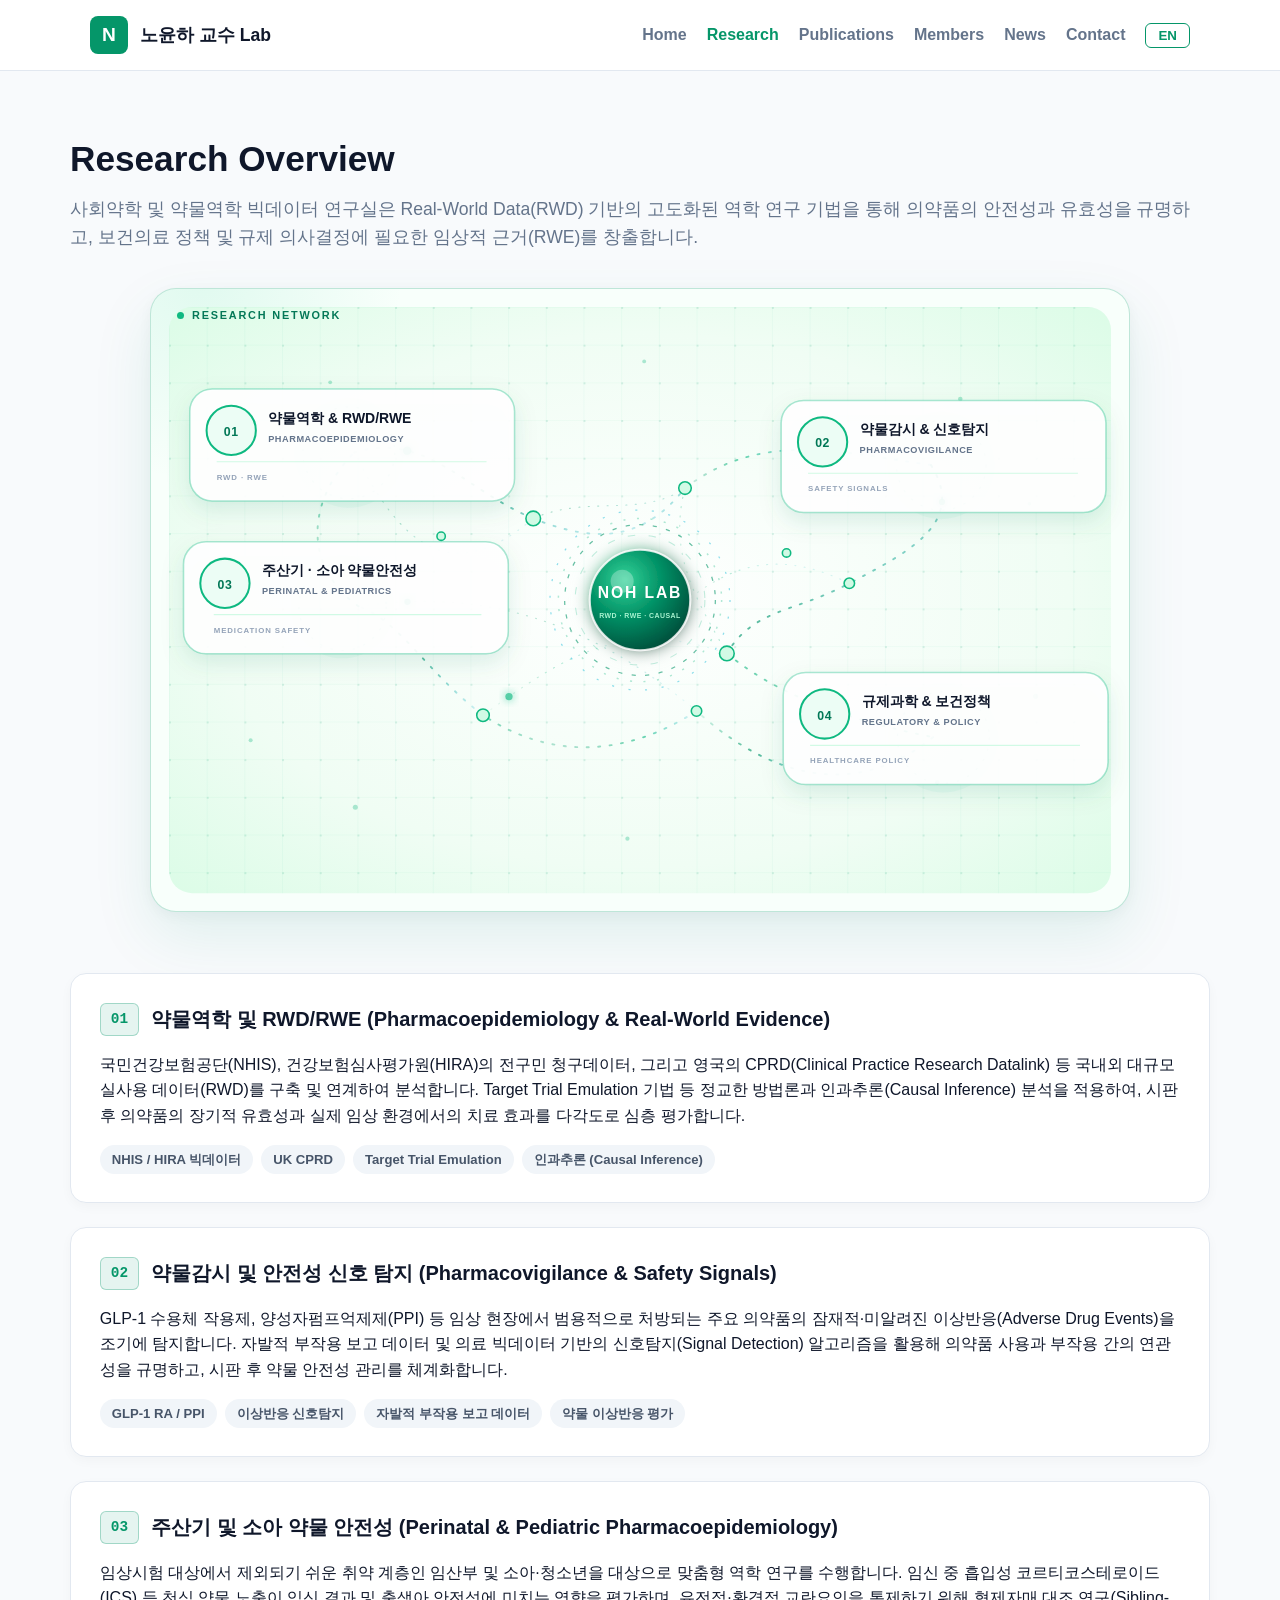
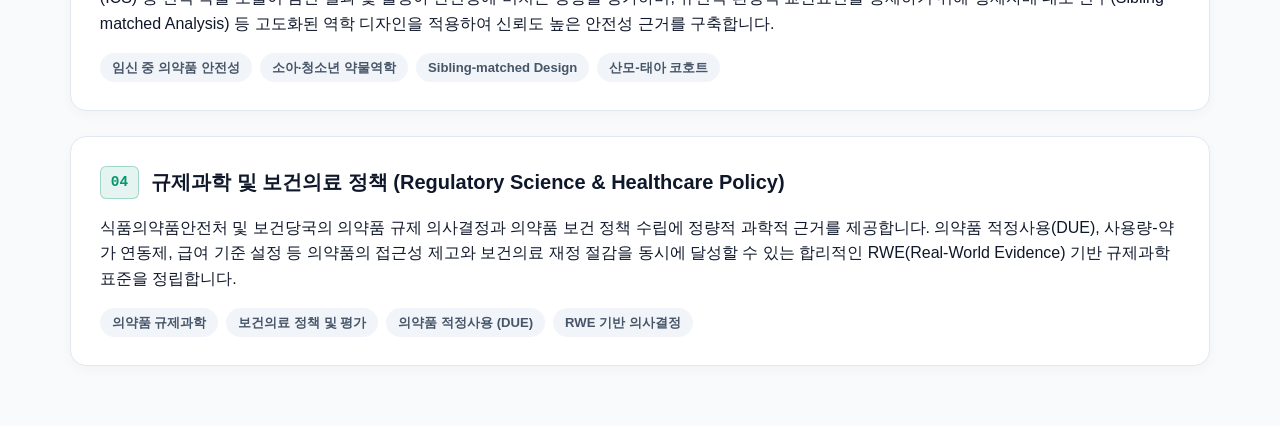
<file: research.html>
<!DOCTYPE html>
<html lang="ko">
<head>
  <meta charset="UTF-8">
  <meta name="viewport" content="width=device-width, initial-scale=1.0">
  <title data-i18n="res_site_title">Research - Noh Lab</title>
  <link rel="stylesheet" href="css/style.css">

</head>
<body>

  <!-- [헤더 및 네비게이션 영역] -->
  <header class="site-header">
    <div class="container header-inner">
      <a class="brand" href="index">
        <span class="brand-mark">N</span>
        <span class="brand-name" data-i18n="site_brand_name">노윤하 교수 Lab</span>
      </a>
      <nav class="site-nav">
        <a href="index" data-i18n="nav_home">Home</a>
        <a href="research" class="active" data-i18n="nav_research">Research</a>
        <a href="publications" data-i18n="nav_publications">Publications</a>
        <a href="members" data-i18n="nav_members">Members</a>
        <a href="news" data-i18n="nav_news">News</a>
        <a href="contact" data-i18n="nav_contact">Contact</a>
        <button id="lang-toggle-btn" class="lang-btn">EN</button>
      </nav>
    </div>
  </header>

  <!-- [메인 컨텐츠 영역] -->
  <main class="container section">
    
    <!-- 섹션 헤더 -->
    <h1 class="page-title" data-i18n="res_diagram_title">Research Overview</h1>
    <p class="section-desc" data-i18n="res_diagram_sub">
      사회약학 및 약물역학 빅데이터 연구실은 Real-World Data(RWD) 기반의 고도화된 역학 연구 기법을 통해 의약품의 안전성과 유효성을 규명하고, 보건의료 정책 및 규제 의사결정에 필요한 임상적 근거(RWE)를 창출합니다.
    </p>

    <!-- [SVG 연구 주제 동적 인터랙티브 네트워크] -->
    <div class="diagram-wrap" id="research-network">
      <div class="diagram-caption">
        <span class="network-live-dot"></span>
        <span>RESEARCH NETWORK</span>
      </div>

      <svg class="research-network-svg" viewBox="0 0 900 560"
           width="100%" height="100%" preserveAspectRatio="xMidYMid meet"
           xmlns="http://www.w3.org/2000/svg"
           aria-label="Noh Lab Research Network">

        <defs>
          <radialGradient id="network-bg" cx="50%" cy="50%" r="70%">
            <stop offset="0%" stop-color="#ffffff"/>
            <stop offset="65%" stop-color="#f0fdf4"/>
            <stop offset="100%" stop-color="#dcfce7"/>
          </radialGradient>

          <radialGradient id="core-grad" cx="35%" cy="30%" r="75%">
            <stop offset="0%" stop-color="#34d399"/>
            <stop offset="45%" stop-color="#059669"/>
            <stop offset="100%" stop-color="#064e3b"/>
          </radialGradient>

          <linearGradient id="line-grad" x1="0%" y1="0%" x2="100%" y2="100%">
            <stop offset="0%" stop-color="#10b981" stop-opacity=".12"/>
            <stop offset="45%" stop-color="#059669" stop-opacity=".75"/>
            <stop offset="100%" stop-color="#06b6d4" stop-opacity=".16"/>
          </linearGradient>

          <linearGradient id="line-grad-alt" x1="100%" y1="0%" x2="0%" y2="100%">
            <stop offset="0%" stop-color="#06b6d4" stop-opacity=".12"/>
            <stop offset="50%" stop-color="#10b981" stop-opacity=".7"/>
            <stop offset="100%" stop-color="#059669" stop-opacity=".12"/>
          </linearGradient>

          <filter id="soft-glow" x="-80%" y="-80%" width="260%" height="260%">
            <feGaussianBlur stdDeviation="4" result="blur"/>
            <feMerge>
              <feMergeNode in="blur"/>
              <feMergeNode in="SourceGraphic"/>
            </feMerge>
          </filter>

          <filter id="card-shadow" x="-30%" y="-30%" width="160%" height="160%">
            <feDropShadow dx="0" dy="8" stdDeviation="10"
                          flood-color="#047857" flood-opacity=".13"/>
          </filter>

          <filter id="core-glow" x="-100%" y="-100%" width="300%" height="300%">
            <feGaussianBlur stdDeviation="8" result="glow"/>
            <feMerge>
              <feMergeNode in="glow"/>
              <feMergeNode in="SourceGraphic"/>
            </feMerge>
          </filter>

          <pattern id="micro-grid" width="36" height="36" patternUnits="userSpaceOnUse">
            <path d="M36 0H0V36" fill="none" stroke="#10b981" stroke-opacity=".08"/>
            <circle cx="1" cy="1" r="1" fill="#059669" fill-opacity=".16"/>
          </pattern>
        </defs>

        <!-- Ambient background -->
        <rect x="0" y="0" width="900" height="560" rx="22" fill="url(#network-bg)"/>
        <rect x="0" y="0" width="900" height="560" rx="22" fill="url(#micro-grid)"/>

        <!-- Organic background particles -->
        <g class="network-particles" aria-hidden="true">
          <circle cx="82" cy="112" r="2.5"/>
          <circle cx="154" cy="72" r="1.8"/>
          <circle cx="756" cy="88" r="2.2"/>
          <circle cx="822" cy="188" r="1.7"/>
          <circle cx="78" cy="414" r="1.9"/>
          <circle cx="178" cy="478" r="2.4"/>
          <circle cx="734" cy="454" r="2.1"/>
          <circle cx="828" cy="372" r="2.5"/>
          <circle cx="454" cy="52" r="1.8"/>
          <circle cx="438" cy="508" r="2"/>
        </g>

        <!-- Connections: irregular network rather than a rigid four-way diagram -->
        <g class="network-links" fill="none" stroke-linecap="round">
          <path class="network-link link-a" d="M177 139 C245 118, 284 176, 348 202 S455 221, 493 173"/>
          <path class="network-link link-b" d="M493 173 C567 117, 642 139, 728 151"/>
          <path class="network-link link-c" d="M728 151 C763 207, 705 235, 650 264 S559 288, 533 331"/>
          <path class="network-link link-d" d="M533 331 C586 375, 660 397, 730 411"/>
          <path class="network-link link-e" d="M730 411 C655 472, 574 449, 504 386"/>
          <path class="network-link link-f" d="M504 386 C436 430, 365 433, 300 390"/>
          <path class="network-link link-g" d="M300 390 C245 348, 221 300, 181 286"/>
          <path class="network-link link-h" d="M181 286 C127 247, 132 185, 177 139"/>

          <!-- cross-links -->
          <path class="network-link network-link-soft" d="M177 139 C220 224, 267 271, 348 202"/>
          <path class="network-link network-link-soft" d="M493 173 C476 237, 505 281, 533 331"/>
          <path class="network-link network-link-soft" d="M181 286 C292 270, 393 293, 504 386"/>
          <path class="network-link network-link-soft" d="M300 390 C381 331, 436 297, 533 331"/>
          <path class="network-link network-link-soft" d="M348 202 C401 179, 451 202, 493 173"/>
          <path class="network-link network-link-soft" d="M650 264 C590 235, 544 240, 493 282"/>
        </g>

        <!-- Moving signal particles -->
        <g class="signal-layer" aria-hidden="true">
          <circle class="signal signal-1" r="4"><animateMotion dur="9s" repeatCount="indefinite" path="M177 139 C245 118, 284 176, 348 202 S455 221, 493 173"/></circle>
          <circle class="signal signal-2" r="3"><animateMotion dur="10.5s" repeatCount="indefinite" path="M728 151 C763 207, 705 235, 650 264 S559 288, 533 331"/></circle>
          <circle class="signal signal-3" r="3.5"><animateMotion dur="11s" repeatCount="indefinite" path="M300 390 C381 331, 436 297, 533 331"/></circle>
          <circle class="signal signal-4" r="3"><animateMotion dur="9.8s" repeatCount="indefinite" path="M181 286 C292 270, 393 293, 504 386"/></circle>
        </g>

        <!-- Central research core -->
        <g class="network-core" data-node="core">
          <circle class="core-halo core-halo-1" cx="450" cy="280" r="78"/>
          <circle class="core-halo core-halo-2" cx="450" cy="280" r="62"/>
          <circle class="core-orbit orbit-one" cx="450" cy="280" r="72"/>
          <circle class="core-orbit orbit-two" cx="450" cy="280" r="86"/>
          <circle class="core-node" cx="450" cy="280" r="48" filter="url(#core-glow)"/>
          <circle class="core-highlight" cx="433" cy="262" r="11"/>
          <text x="450" y="278" class="core-title">NOH LAB</text>
          <text x="450" y="297" class="core-sub" data-i18n="core_sub" textLength="78" lengthAdjust="spacingAndGlyphs">RWD · RWE · CAUSAL</text>
        </g>

        <!-- Topic 01 -->
        <a href="#topic-1" class="network-topic topic-01" data-topic="1">
          <g class="topic-node">
            <circle class="node-pulse" cx="172" cy="139" r="49"/>
            <circle class="topic-orbit" cx="172" cy="139" r="41"/>
            <g class="topic-card" filter="url(#card-shadow)">
              <rect x="30" y="82" width="290" height="100" rx="20"/>
              <circle class="topic-index" cx="67" cy="119" r="22"/>
              <text class="index-text" x="67" y="124">01</text>
              <text class="topic-title" x="100" y="112" data-i18n="topic1_short">약물역학 &amp; RWD/RWE</text>
              <text class="topic-subtitle" x="100" y="129" data-i18n="topic1_subtitle">PHARMACOEPIDEMIOLOGY</text>
              <line x1="54" y1="147" x2="295" y2="147" class="card-line"/>
              <text x="54" y="163" class="topic-hint" data-i18n="topic1_hint">REAL-WORLD DATA</text>
            </g>
          </g>
        </a>

        <!-- Topic 02 -->
        <a href="#topic-2" class="network-topic topic-02" data-topic="2">
          <g class="topic-node">
            <circle class="node-pulse" cx="738" cy="151" r="48"/>
            <circle class="topic-orbit" cx="738" cy="151" r="40"/>
            <g class="topic-card" filter="url(#card-shadow)">
              <rect x="595" y="93" width="290" height="100" rx="20"/>
              <circle class="topic-index" cx="632" cy="130" r="22"/>
              <text class="index-text" x="632" y="135">02</text>
              <text class="topic-title" x="665" y="123" data-i18n="topic2_short">약물감시 &amp; 신호탐지</text>
              <text class="topic-subtitle" x="665" y="140" data-i18n="topic2_subtitle">PHARMACOVIGILANCE</text>
              <line x1="619" y1="158" x2="860" y2="158" class="card-line"/>
              <text x="619" y="174" class="topic-hint" data-i18n="topic2_hint">SAFETY SIGNALS</text>
            </g>
          </g>
        </a>

        <!-- Topic 03 -->
        <a href="#topic-3" class="network-topic topic-03" data-topic="3">
          <g class="topic-node">
            <circle class="node-pulse" cx="166" cy="286" r="46"/>
            <circle class="topic-orbit" cx="166" cy="286" r="39"/>
            <g class="topic-card" filter="url(#card-shadow)">
              <rect x="24" y="228" width="290" height="100" rx="20"/>
              <circle class="topic-index" cx="61" cy="265" r="22"/>
              <text class="index-text" x="61" y="270">03</text>
              <text class="topic-title" x="94" y="258" data-i18n="topic3_short">주산기 · 소아 약물안전성</text>
              <text class="topic-subtitle" x="94" y="275" data-i18n="topic3_subtitle">PERINATAL &amp; PEDIATRICS</text>
              <line x1="51" y1="293" x2="290" y2="293" class="card-line"/>
              <text x="51" y="309" class="topic-hint" data-i18n="topic3_hint">VULNERABLE POPULATIONS</text>
            </g>
          </g>
        </a>

        <!-- Topic 04 -->
        <a href="#topic-4" class="network-topic topic-04" data-topic="4">
          <g class="topic-node">
            <circle class="node-pulse" cx="740" cy="411" r="49"/>
            <circle class="topic-orbit" cx="740" cy="411" r="41"/>
            <g class="topic-card" filter="url(#card-shadow)">
              <rect x="597" y="353" width="290" height="100" rx="20"/>
              <circle class="topic-index" cx="634" cy="390" r="22"/>
              <text class="index-text" x="634" y="395">04</text>
              <text class="topic-title" x="667" y="383" data-i18n="topic4_short">규제과학 &amp; 보건의료정책</text>
              <text class="topic-subtitle" x="667" y="400" data-i18n="topic4_subtitle">REGULATORY &amp; POLICY</text>
              <line x1="621" y1="418" x2="862" y2="418" class="card-line"/>
              <text x="621" y="434" class="topic-hint" data-i18n="topic4_hint">EVIDENCE TO POLICY</text>
            </g>
          </g>
        </a>

        <!-- Peripheral micro nodes: molecular / neural-network feeling -->
        <g class="micro-nodes" aria-hidden="true">
          <circle cx="348" cy="202" r="7"/>
          <circle cx="493" cy="173" r="6"/>
          <circle cx="533" cy="331" r="7"/>
          <circle cx="504" cy="386" r="5"/>
          <circle cx="650" cy="264" r="5"/>
          <circle cx="300" cy="390" r="6"/>
          <circle cx="260" cy="219" r="4"/>
          <circle cx="590" cy="235" r="4"/>
        </g>

      </svg>
    </div>

    <!-- [상세 설명 섹션 영역] -->
    <div class="topic-details-container">

      <!-- Topic 1 상세 설명 -->
      <section id="topic-1" class="topic-detail">
        <div class="topic-detail-head">
          <span class="topic-badge-num">01</span>
          <h3 data-i18n="topic1_full">약물역학 및 RWD/RWE (Pharmacoepidemiology & Real-World Evidence)</h3>
        </div>
        <p data-i18n="topic1_d">
          국민건강보험공단(NHIS), 건강보험심사평가원(HIRA)의 전구민 청구데이터, 그리고 영국의 CPRD(Clinical Practice Research Datalink) 등 국내외 대규모 실사용 데이터(RWD)를 구축 및 연계하여 분석합니다. Target Trial Emulation 기법 등 정교한 방법론과 인과추론(Causal Inference) 분석을 적용하여, 시판 후 의약품의 장기적 유효성과 실제 임상 환경에서의 치료 효과를 다각도로 심층 평가합니다.
        </p>
        <div class="topic-keywords">
          <span data-i18n="topic1_kw1">NHIS / HIRA 빅데이터</span>
          <span data-i18n="topic1_kw2">UK CPRD</span>
          <span data-i18n="topic1_kw3">Target Trial Emulation</span>
          <span data-i18n="topic1_kw4">인과추론 (Causal Inference)</span>
        </div>
      </section>

      <!-- Topic 2 상세 설명 -->
      <section id="topic-2" class="topic-detail">
        <div class="topic-detail-head">
          <span class="topic-badge-num">02</span>
          <h3 data-i18n="topic2_full">약물감시 및 안전성 신호 탐지 (Pharmacovigilance & Safety Signals)</h3>
        </div>
        <p data-i18n="topic2_d">
          GLP-1 수용체 작용제, 양성자펌프억제제(PPI) 등 임상 현장에서 범용적으로 처방되는 주요 의약품의 잠재적·미알려진 이상반응(Adverse Drug Events)을 조기에 탐지합니다. 자발적 부작용 보고 데이터 및 의료 빅데이터 기반의 신호탐지(Signal Detection) 알고리즘을 활용해 의약품 사용과 부작용 간의 연관성을 규명하고, 시판 후 약물 안전성 관리를 체계화합니다.
        </p>
        <div class="topic-keywords">
          <span data-i18n="topic2_kw1">GLP-1 RA / PPI</span>
          <span data-i18n="topic2_kw2">이상반응 신호탐지</span>
          <span data-i18n="topic2_kw3">자발적 부작용 보고 데이터</span>
          <span data-i18n="topic2_kw4">약물 이상반응 평가</span>
        </div>
      </section>

      <!-- Topic 3 상세 설명 -->
      <section id="topic-3" class="topic-detail">
        <div class="topic-detail-head">
          <span class="topic-badge-num">03</span>
          <h3 data-i18n="topic3_full">주산기 및 소아 약물 안전성 (Perinatal & Pediatric Pharmacoepidemiology)</h3>
        </div>
        <p data-i18n="topic3_d">
          임상시험 대상에서 제외되기 쉬운 취약 계층인 임산부 및 소아·청소년을 대상으로 맞춤형 역학 연구를 수행합니다. 임신 중 흡입성 코르티코스테로이드(ICS) 등 천식 약물 노출이 임신 결과 및 출생아 안전성에 미치는 영향을 평가하며, 유전적·환경적 교란요인을 통제하기 위해 형제자매 대조 연구(Sibling-matched Analysis) 등 고도화된 역학 디자인을 적용하여 신뢰도 높은 안전성 근거를 구축합니다.
        </p>
        <div class="topic-keywords">
          <span data-i18n="topic3_kw1">임신 중 의약품 안전성</span>
          <span data-i18n="topic3_kw2">소아·청소년 약물역학</span>
          <span data-i18n="topic3_kw3">Sibling-matched Design</span>
          <span data-i18n="topic3_kw4">산모-태아 코호트</span>
        </div>
      </section>

      <!-- Topic 4 상세 설명 -->
      <section id="topic-4" class="topic-detail">
        <div class="topic-detail-head">
          <span class="topic-badge-num">04</span>
          <h3 data-i18n="topic4_full">규제과학 및 보건의료 정책 (Regulatory Science & Healthcare Policy)</h3>
        </div>
        <p data-i18n="topic4_d">
          식품의약품안전처 및 보건당국의 의약품 규제 의사결정과 의약품 보건 정책 수립에 정량적 과학적 근거를 제공합니다. 의약품 적정사용(DUE), 사용량-약가 연동제, 급여 기준 설정 등 의약품의 접근성 제고와 보건의료 재정 절감을 동시에 달성할 수 있는 합리적인 RWE(Real-World Evidence) 기반 규제과학 표준을 정립합니다.
        </p>
        <div class="topic-keywords">
          <span data-i18n="topic4_kw1">의약품 규제과학</span>
          <span data-i18n="topic4_kw2">보건의료 정책 및 평가</span>
          <span data-i18n="topic4_kw3">의약품 적정사용 (DUE)</span>
          <span data-i18n="topic4_kw4">RWE 기반 의사결정</span>
        </div>
      </section>

    </div>

  </main>

  <script src="js/i18n.js"></script>
  <script src="js/main.js"></script>

  <script>
    (() => {
      const network = document.getElementById('research-network');
      const svg = network?.querySelector('.research-network-svg');
      const core = network?.querySelector('.network-core');

      if (!network || !svg || !core) return;

      const topics = [...network.querySelectorAll('.network-topic')];
      const links = [...network.querySelectorAll('.network-link')];

      let raf = null;
      let pointerX = 0;
      let pointerY = 0;

      const updateParallax = () => {
        raf = null;
        const rect = network.getBoundingClientRect();
        const x = ((pointerX - rect.left) / rect.width - 0.5) * 2;
        const y = ((pointerY - rect.top) / rect.height - 0.5) * 2;

        /* 마우스 위치를 CSS 변수로 전달 → 배경의 빛 + 노드가 함께 반응 */
        network.style.setProperty('--spot-x', `${((pointerX - rect.left) / rect.width) * 100}%`);
        network.style.setProperty('--spot-y', `${((pointerY - rect.top) / rect.height) * 100}%`);

        topics.forEach((topic, index) => {
          /* 기존보다 움직임을 조금 더 크게 해서 마우스 반응을 확실하게 */
          const depth = 7 + (index % 3) * 3;
          topic.style.setProperty('--mx', `${x * depth}px`);
          topic.style.setProperty('--my', `${y * depth}px`);
        });

        core.style.setProperty('--mx', `${x * 5}px`);
        core.style.setProperty('--my', `${y * 5}px`);
      };

      network.addEventListener('pointermove', (event) => {
        pointerX = event.clientX;
        pointerY = event.clientY;
        network.classList.add('mouse-active');
        if (!raf) raf = requestAnimationFrame(updateParallax);
      });

      network.addEventListener('pointerleave', () => {
        network.classList.remove('mouse-active');
        topics.forEach(topic => {
          topic.style.setProperty('--mx', '0px');
          topic.style.setProperty('--my', '0px');
        });
        core.style.setProperty('--mx', '0px');
        core.style.setProperty('--my', '0px');
      });

      /* 앵커 이동을 즉시 점프하지 않고 부드럽게 스크롤 */
      topics.forEach(topic => {
        topic.addEventListener('click', (event) => {
          const targetId = topic.getAttribute('href');
          const target = targetId ? document.querySelector(targetId) : null;
          if (!target) return;

          event.preventDefault();
          target.scrollIntoView({ behavior: 'smooth', block: 'start' });
          history.replaceState(null, '', targetId);
        });

        topic.addEventListener('mouseenter', () => {
          const selected = topic.dataset.topic;

          network.classList.add('has-active-node');

          topics.forEach(item => {
            item.classList.toggle('is-dimmed', item !== topic);
            item.classList.toggle('is-active', item === topic);
          });

          links.forEach((link, index) => {
            link.classList.toggle('is-highlighted', (index + 1) % 4 === Number(selected));
          });
        });

        topic.addEventListener('mouseleave', () => {
          network.classList.remove('has-active-node');
          topics.forEach(item => {
            item.classList.remove('is-dimmed', 'is-active');
          });
          links.forEach(link => link.classList.remove('is-highlighted'));
        });
      });
    })();
  </script>
</body>
</html>
</file>
<file: css/style.css>
/* ==========================================================================
   css/style.css - 프로젝트 통합 스타일시트 (Noh Lab)
   ========================================================================== */
:root {
  --primary-color: #059669;      /* 약학/보건 테마 에메랄드 컬러 */
  --primary-light: #10b981;
  --bg-color: #f8fafc;
  --card-bg: #ffffff;
  --text-main: #0f172a;
  --text-muted: #64748b;
  --border-color: #e2e8f0;
}

* { box-sizing: border-box; margin: 0; padding: 0; }
html { scroll-behavior: smooth; }
body { font-family: -apple-system, BlinkMacSystemFont, "Segoe UI", Roboto, sans-serif; background-color: var(--bg-color); color: var(--text-main); line-height: 1.6; }
a { color: inherit; text-decoration: none; }
.container { max-width: 1140px; margin: 0 auto; padding: 0 20px; }
.section { padding: 60px 0; }
.page-title { font-size: 2.2rem; font-weight: 800; margin-bottom: 8px; color: var(--text-main); }
.section-desc { color: var(--text-muted); margin-bottom: 36px; font-size: 1.1rem; }

/* Header & Nav */
.site-header { background: rgba(255, 255, 255, 0.95); backdrop-filter: blur(8px); border-bottom: 1px solid var(--border-color); position: sticky; top: 0; z-index: 100; }
.header-inner { display: flex; justify-content: space-between; align-items: center; height: 70px; }
.brand { display: flex; align-items: center; gap: 12px; }
.brand-mark { background: var(--primary-color); color: #fff; font-weight: bold; width: 38px; height: 38px; display: flex; align-items: center; justify-content: center; border-radius: 8px; font-size: 1.2rem; }
.brand-name { font-weight: 700; font-size: 1.1rem; display: block; }
.brand-affil { font-size: 0.8rem; color: var(--text-muted); display: block; }
.site-nav { display: flex; align-items: center; gap: 20px; }
.site-nav a { font-weight: 600; color: var(--text-muted); transition: color 0.2s; }
.site-nav a:hover, .site-nav a.active { color: var(--primary-color); }

/* Language Switcher */
.lang-btn { background: transparent; border: 1.5px solid var(--primary-color); color: var(--primary-color); padding: 4px 12px; border-radius: 6px; font-weight: 700; cursor: pointer; transition: all 0.2s; }
.lang-btn:hover { background: var(--primary-color); color: #fff; }

/* Hero Banner */
.hero { 
  position: relative; 
  background: linear-gradient(135deg, #060913 0%, #061e19 50%, #0d2b24 100%); 
  color: #fff; 
  padding: 140px 0 100px 0; 
  overflow: hidden; 
  text-align: center; 
}
.hero::before {
  content: "";
  position: absolute;
  top: 50%;
  left: 50%;
  transform: translate(-50%, -50%);
  width: 600px;
  height: 600px;
  background: radial-gradient(circle, rgba(16, 185, 129, 0.15) 0%, rgba(0,0,0,0) 70%);
  pointer-events: none;
  z-index: 1;
}
.hero-inner { position: relative; z-index: 2; }
.tagline { color: var(--primary-light); font-weight: 700; letter-spacing: 1.5px; text-transform: uppercase; font-size: 0.85rem; }
.hero h1 { font-size: 2.8rem; margin: 16px 0; font-weight: 800; word-break: keep-all; }
.hero .subtitle { font-size: 1.2rem; color: #94a3b8; margin-bottom: 32px; word-break: keep-all; }
.hero-cta { display: flex; gap: 16px; justify-content: center; }
.btn { padding: 12px 24px; border-radius: 8px; font-weight: 600; cursor: pointer; border: none; display: inline-block; transition: all 0.2s; }
.btn-primary { background: var(--primary-color); color: #fff; }
.btn-primary:hover { background: var(--primary-light); }
.btn-secondary { background: rgba(255,255,255,0.1); color: #fff; border: 1px solid rgba(255,255,255,0.2); }
.btn-secondary:hover { background: rgba(255,255,255,0.2); }

/* Home Stats Summary Section */
.stats-grid { display: grid; grid-template-columns: repeat(auto-fit, minmax(200px, 1fr)); gap: 20px; background: var(--card-bg); border: 1px solid var(--border-color); border-radius: 12px; padding: 30px; margin-top: -40px; position: relative; z-index: 10; box-shadow: 0 10px 25px -5px rgba(0,0,0,0.05); text-align: center; }
.stat-num { font-size: 2.2rem; font-weight: 800; color: var(--primary-color); }
.stat-label { font-size: 0.9rem; color: var(--text-muted); font-weight: 600; }

/* Research Cards */
.research-grid { display: grid; grid-template-columns: repeat(auto-fit, minmax(320px, 1fr)); gap: 24px; }
.research-card { background: var(--card-bg); border: 1px solid var(--border-color); border-radius: 12px; padding: 32px; transition: all 0.25s; position: relative; overflow: hidden; }
.research-card::before { content: ""; position: absolute; top: 0; left: 0; width: 100%; height: 4px; background: var(--primary-color); opacity: 0; transition: opacity 0.25s; }
.research-card:hover { transform: translateY(-5px); box-shadow: 0 12px 20px -5px rgba(0,0,0,0.08); }
.research-card:hover::before { opacity: 1; }
.card-icon { font-size: 2.5rem; margin-bottom: 16px; }
.research-card h3 { font-size: 1.3rem; margin-bottom: 12px; font-weight: 700; }
.research-card p { color: var(--text-muted); font-size: 0.95rem; line-height: 1.6; }

/* Publications */
.pub-list { list-style: none; display: flex; flex-direction: column; gap: 16px; }
.pub-item { background: var(--card-bg); border: 1px solid var(--border-color); border-radius: 10px; padding: 24px; display: flex; gap: 24px; align-items: flex-start; transition: border-color 0.2s; }
.pub-item:hover { border-color: var(--primary-color); }
.pub-year { background: rgba(5, 150, 105, 0.1); color: var(--primary-color); font-weight: 800; padding: 6px 12px; border-radius: 6px; font-size: 0.95rem; }
.pub-title { font-weight: 700; font-size: 1.1rem; color: var(--text-main); text-decoration: none; display: inline-block; margin-bottom: 8px; line-height: 1.4; }
.pub-title:hover { color: var(--primary-color); text-decoration: underline; }
.pub-authors { color: var(--text-main); font-size: 0.95rem; margin-bottom: 4px; }
.pub-journal { color: var(--text-muted); font-size: 0.9rem; font-style: italic; }

/* Members Page */
.member-group { margin-bottom: 50px; }
.member-group h2 { font-size: 1.5rem; font-weight: 800; margin-bottom: 24px; border-bottom: 2px solid var(--border-color); padding-bottom: 10px; }

/* Professor PI Card */
.pi-card { display: grid; grid-template-columns: 220px 1fr; gap: 32px; background: var(--card-bg); border: 1px solid var(--border-color); border-radius: 16px; padding: 36px; box-shadow: 0 4px 6px -1px rgba(0,0,0,0.03); }
@media(max-width: 768px) { .pi-card { grid-template-columns: 1fr; } }
.pi-photo { width: 100%; height: 270px; background: #e2e8f0; border-radius: 12px; overflow: hidden; }
.pi-photo img { width: 100%; height: 100%; object-fit: cover; }
.pi-header { margin-bottom: 16px; }
.pi-name { font-size: 1.6rem; font-weight: 800; margin-bottom: 4px; }
.pi-title { color: var(--primary-color); font-weight: 700; font-size: 1rem; }
.pi-stats { display: flex; gap: 20px; margin: 16px 0; padding: 12px 0; border-top: 1px solid var(--border-color); border-bottom: 1px solid var(--border-color); }
.pi-stat-item { font-size: 0.9rem; color: var(--text-muted); }
.pi-stat-item strong { color: var(--text-main); font-size: 1rem; }
.pi-section-title { font-weight: 700; font-size: 1rem; margin: 12px 0 6px 0; color: var(--text-main); }
.pi-list { list-style: none; color: var(--text-muted); font-size: 0.92rem; }
.pi-list li { position: relative; padding-left: 14px; margin-bottom: 4px; }
.pi-list li::before { content: "•"; position: absolute; left: 0; color: var(--primary-color); font-weight: bold; }

/* Student & Alumni Grid */
.member-grid { display: grid; grid-template-columns: repeat(auto-fill, minmax(220px, 1fr)); gap: 20px; }
.member-card { background: var(--card-bg); border: 1px solid var(--border-color); border-radius: 12px; padding: 20px; text-align: center; transition: transform 0.2s; }
.member-card:hover { transform: translateY(-4px); }
.member-photo { width: 110px; height: 130px; margin: 0 auto 16px auto; background: #e2e8f0; border-radius: 10px; overflow: hidden; display: flex; align-items: center; justify-content: center; }
.member-photo img { width: 100%; height: 100%; object-fit: cover; }
.member-card h4 { font-size: 1.1rem; font-weight: 700; margin-bottom: 4px; }
.member-card .role { font-size: 0.85rem; color: var(--primary-color); font-weight: 700; margin-bottom: 8px; }
.member-card .desc { font-size: 0.85rem; color: var(--text-muted); line-height: 1.4; }

/* Home Page Member Preview Grid */
.member-preview-grid { display: grid; grid-template-columns: repeat(2, 1fr); gap: 20px; }
.member-preview-card { background: var(--card-bg); border: 1px solid var(--border-color); border-radius: 12px; padding: 20px; display: flex; align-items: center; gap: 20px; transition: transform 0.2s, border-color 0.2s; }
.member-preview-card:hover { transform: translateY(-3px); border-color: var(--primary-color); }
.member-photo-wrapper { width: 72px; height: 72px; flex-shrink: 0; border-radius: 50%; overflow: hidden; background: #e2e8f0; }
.member-photo-wrapper .member-photo { width: 100%; height: 100%; object-fit: cover; }
.member-info h4 { font-size: 1.1rem; font-weight: 700; margin-bottom: 4px; }
.member-info .role { font-size: 0.88rem; color: var(--primary-color); font-weight: 600; margin: 0; }
@media (max-width: 640px) { .member-preview-grid { grid-template-columns: 1fr; } }

/* News & Modal */
.news-header-actions { display: flex; justify-content: space-between; align-items: center; margin-bottom: 24px; }
.news-feed { display: grid; grid-template-columns: repeat(auto-fill, minmax(320px, 1fr)); gap: 24px; }
.news-card { background: var(--card-bg); border: 1px solid var(--border-color); border-radius: 12px; overflow: hidden; display: flex; flex-direction: column; }
.news-img { width: 100%; height: 180px; object-fit: cover; background: #e2e8f0; }
.news-body { padding: 20px; display: flex; flex-direction: column; flex-grow: 1; }
.news-meta { display: flex; justify-content: space-between; margin-bottom: 8px; color: var(--text-muted); font-size: 0.85rem; }
.btn-del { background: transparent; border: none; color: #ef4444; cursor: pointer; font-weight: 600; }
.news-card h3 { font-size: 1.15rem; font-weight: 700; margin-bottom: 8px; }
.news-card p { color: var(--text-muted); font-size: 0.9rem; line-height: 1.5; white-space: pre-wrap; }

.modal-backdrop { position: fixed; top: 0; left: 0; width: 100%; height: 100%; background: rgba(0,0,0,0.6); display: flex; align-items: center; justify-content: center; z-index: 1000; }
.modal-content { background: #fff; padding: 32px; border-radius: 16px; width: 100%; max-width: 500px; position: relative; }
.modal-close-x { position: absolute; top: 16px; right: 20px; background: transparent; border: none; font-size: 1.5rem; cursor: pointer; color: var(--text-muted); }
.modal-content h3 { margin-bottom: 20px; font-size: 1.3rem; font-weight: 700; }
.modal-content input, .modal-content textarea { width: 100%; padding: 10px 12px; margin-bottom: 12px; border: 1px solid var(--border-color); border-radius: 8px; font-family: inherit; }

/* Contact Page */
.contact-grid { display: grid; grid-template-columns: 1fr 1.5fr; gap: 32px; }
@media (max-width: 768px) { .contact-grid { grid-template-columns: 1fr; } }
.contact-info-card { background: var(--card-bg); border: 1px solid var(--border-color); border-radius: 16px; padding: 32px; display: flex; flex-direction: column; gap: 20px; }
.info-item h4 { font-size: 0.9rem; color: var(--primary-color); text-transform: uppercase; letter-spacing: 0.5px; margin-bottom: 4px; }
.info-item p { font-size: 1.05rem; font-weight: 600; }
#map { width: 100%; height: 400px; border-radius: 16px; border: 1px solid var(--border-color); }

/* ==========================================================================
   Research Network Diagram
   ========================================================================== */

.diagram-wrap {
  width: 100%;
  max-width: 980px;
  margin: 2.2rem auto 3.8rem;
  padding: 18px;
  position: relative;
  overflow: hidden;
  border: 1px solid rgba(5, 150, 105, 0.24);
  border-radius: 26px;
  background:
    radial-gradient(circle at 50% 45%, rgba(16, 185, 129, 0.08), transparent 42%),
    #f8fffb;
  box-shadow:
    0 24px 60px rgba(5, 150, 105, 0.10),
    0 4px 14px rgba(15, 23, 42, 0.04);
  isolation: isolate;
}

.diagram-wrap::before,
.diagram-wrap::after {
  content: "";
  position: absolute;
  pointer-events: none;
  border-radius: 50%;
}

.diagram-wrap::before {
  width: 420px;
  height: 420px;
  top: -220px;
  left: -160px;
  background: radial-gradient(
    circle,
    rgba(52, 211, 153, 0.12),
    transparent 68%
  );
  animation: ambientFloat 9s ease-in-out infinite alternate;
}

/* 마우스 위치를 따라가는 은은한 인터랙션 라이트 */
.diagram-wrap::after {
  width: 100%;
  height: 100%;
  inset: 0;
  border-radius: 0;
  background: radial-gradient(
    260px circle at var(--spot-x, 50%) var(--spot-y, 50%),
    rgba(16, 185, 129, 0.16),
    rgba(16, 185, 129, 0.045) 42%,
    transparent 72%
  );
  opacity: 0;
  transition: opacity 0.35s ease;
  z-index: 1;
}

.diagram-wrap.mouse-active::after {
  opacity: 1;
}

/*
  중요:
  SVG 전체에 filter를 적용하지 않는다.
  SVG 전체에 drop-shadow를 걸면 내부 텍스트까지 흐려질 수 있다.
*/
.diagram-wrap.mouse-active .research-network-svg {
  filter: none;
}

.diagram-caption {
  position: absolute;
  z-index: 4;
  top: 18px;
  left: 26px;
  display: flex;
  align-items: center;
  gap: 8px;
  color: #047857;
  font-size: 0.68rem;
  font-weight: 800;
  letter-spacing: 1.8px;
  user-select: none;
}

.diagram-caption small {
  margin-left: 5px;
  color: #94a3b8;
  font-size: 0.64rem;
  font-weight: 600;
  letter-spacing: 0.2px;
}

.network-live-dot {
  width: 7px;
  height: 7px;
  border-radius: 50%;
  background: #10b981;
  animation: livePulse 1.8s ease-in-out infinite;
}

.research-network-svg {
  display: block;
  width: 100%;
  height: auto;
  position: relative;
  z-index: 2;
  overflow: visible;

  /* 텍스트 선명도 유지 */
  filter: none;
}

/* ==========================================================================
   Organic connection network
   ========================================================================== */

.network-links {
  opacity: 0.9;
}

.network-link {
  stroke: url(#line-grad);
  stroke-width: 1.8;
  stroke-dasharray: 2 9;
  animation: dashFlow 20s linear infinite;
  transition:
    stroke-width 0.35s ease,
    opacity 0.35s ease;
}

.network-link:nth-child(even) {
  animation-duration: 24s;
  stroke: url(#line-grad-alt);
}

.network-link-soft {
  stroke-width: 1.1;
  stroke-dasharray: 1 8;
  opacity: 0.48;
  animation-duration: 28s;
}

.network-link.is-highlighted {
  stroke-width: 3.2;
  opacity: 0.92;
}

/* 활성 노드가 있을 때 다른 연결선만 약하게 */
.has-active-node .network-link:not(.is-highlighted) {
  opacity: 0.16;
}

/* ==========================================================================
   Moving signal dots
   ========================================================================== */

.signal {
  fill: #10b981;
  filter: url(#soft-glow);
  opacity: 0.68;
}

/* ==========================================================================
   Central core
   ========================================================================== */

.network-core {
  cursor: default;
  transform: translate(var(--mx, 0px), var(--my, 0px));
  transition: transform 0.45s cubic-bezier(.2, .8, .2, 1);
}

.core-halo {
  fill: none;
  stroke: #10b981;
  pointer-events: none;
}

.core-halo-1 {
  stroke-width: 1.4;
  stroke-dasharray: 2 11;
  opacity: 0.32;
  animation: coreHalo 3.8s ease-in-out infinite;
}

.core-halo-2 {
  stroke-width: 1;
  stroke-dasharray: 7 13;
  opacity: 0.25;
  animation: coreHalo 5.2s ease-in-out infinite reverse;
}

.core-orbit {
  fill: none;
  stroke: #059669;
  stroke-width: 1.2;
  opacity: 0.6;
  transform-box: fill-box;
  transform-origin: center;
}

.orbit-one {
  stroke-dasharray: 4 9;
  animation: spin 24s linear infinite;
}

.orbit-two {
  stroke: #06b6d4;
  stroke-dasharray: 2 14;
  opacity: 0.45;
  animation: spinReverse 30s linear infinite;
}

.core-node {
  fill: url(#core-grad);
  stroke: rgba(255, 255, 255, 0.8);
  stroke-width: 2;
}

.core-highlight {
  fill: rgba(255, 255, 255, 0.28);
}

.core-title,
.core-sub {
  text-anchor: middle;
  pointer-events: none;
  stroke: none !important;
}

.core-title {
  fill: #fff;
  font-size: 15px;
  font-weight: 900;
  letter-spacing: 1.8px;
}

.core-sub {
  fill: #a7f3d0;
  font-size: 7.5px;
  font-weight: 800;
  letter-spacing: 0.5px;
}

/* ==========================================================================
   Topic nodes
   ========================================================================== */

.network-topic {
  cursor: pointer;
  outline: none;
}

.topic-node {
  transform: translate(var(--mx, 0px), var(--my, 0px)) scale(1.07);
  transform-box: fill-box;
  transform-origin: center;
  animation: organicFloat 10s ease-in-out infinite;
  transition: transform 0.45s cubic-bezier(.2, .8, .2, 1);

  filter: none;
}

.topic-02 .topic-node {
  animation-duration: 12s;
  animation-delay: -2s;
}

.topic-03 .topic-node {
  animation-duration: 9.8s;
  animation-delay: -3.2s;
}

.topic-04 .topic-node {
  animation-duration: 13s;
  animation-delay: -1.1s;
}

.topic-card {
  fill: rgba(255, 255, 255, 0.93);
  stroke: rgba(16, 185, 129, 0.34);
  stroke-width: 1.4;

  transition:
    fill 0.3s ease,
    stroke 0.3s ease,
    stroke-width 0.3s ease;
}

.topic-index {
  fill: #ecfdf5;
  stroke: #10b981;
  stroke-width: 1.8;
  transition:
    fill 0.3s ease,
    stroke 0.3s ease;
}

.index-text {
  text-anchor: middle;
  fill: #047857;
  font-size: 11px;
  font-weight: 800;
  letter-spacing: 0.5px;
  stroke: none !important;
}

.topic-title {
  fill: #0f172a;
  font-size: 12.5px;
  font-weight: 700;
  stroke: none !important;
  transition: fill 0.3s ease;
}

.topic-subtitle {
  fill: #64748b;
  font-size: 8.2px;
  font-weight: 700;
  letter-spacing: 0.5px;
  stroke: none !important;
}

.card-line {
  stroke: #d1fae5;
  stroke-width: 1;
}

.topic-hint {
  fill: #94a3b8;
  font-size: 7px;
  font-weight: 700;
  letter-spacing: 0.8px;
  stroke: none !important;
}

.topic-orbit {
  fill: none;
  stroke: #10b981;
  stroke-width: 1;
  stroke-dasharray: 2 8;
  opacity: 0.35;
  transform-box: fill-box;
  transform-origin: center;
  animation: spin 20s linear infinite;
}

.node-pulse {
  fill: #10b981;
  opacity: 0.05;
  transform-box: fill-box;
  transform-origin: center;
  animation: nodePulse 2.8s ease-in-out infinite;
}

/* ==========================================================================
   Hover interaction
   ========================================================================== */

.network-topic:hover .topic-node,
.network-topic:focus-visible .topic-node,
.network-topic.is-active .topic-node {
  animation-play-state: paused;

  transform: translate(var(--mx, 0px), var(--my, 0px)) scale(1.07);

  filter: none;
}

/* 카드 자체만 강조 */
.network-topic:hover .topic-card,
.network-topic:focus-visible .topic-card,
.network-topic.is-active .topic-card {
  fill: #ffffff;
  stroke: #059669;
  stroke-width: 2;

  /*
    card-shadow 제거
    → SVG 텍스트 선명도 유지
  */
  filter: none;
}

/* 마우스가 닿았다는 느낌은 테두리 변화와 확대만 사용 */
.network-topic:hover .topic-hint,
.network-topic:focus-visible .topic-hint {
  fill: #15803d;
  stroke: none !important;
}

.network-topic:hover .topic-index,
.network-topic:focus-visible .topic-index,
.network-topic.is-active .topic-index {
  fill: #10b981;
}

.network-topic:hover .index-text,
.network-topic:focus-visible .index-text,
.network-topic.is-active .index-text {
  fill: #ffffff;
  stroke: #ffffff;
  stroke-width: 0.2;
}

.network-topic:hover .topic-title,
.network-topic:focus-visible .topic-title,
.network-topic.is-active .topic-title {
  fill: #064e3b;
  stroke: none !important;
  filter: none !important;
  text-shadow: none !important;
}

.network-topic:hover .topic-subtitle,
.network-topic:focus-visible .topic-subtitle,
.network-topic.is-active .topic-subtitle {
  fill: #047857;
  stroke: none !important;
}

.has-active-node .network-topic.is-dimmed {
  opacity: 0.58;
  transition: opacity 0.3s ease;
}

.has-active-node .network-core {
  opacity: 0.72;
}

/* ==========================================================================
   English text adjustment
   ========================================================================== */

/*
  영어 텍스트가 줄어들지 않고 카드 박스 안에서 또렷하게 보이도록
  글자 크기를 강제로 줄이는 대신 자간과 굵기만 깔끔하게 맞춥니다.
*/

html[lang="en"] .topic-title {
  font-size: 12px;
  letter-spacing: -0.2px;
  font-weight: 700;
  stroke: none !important;
}

html[lang="en"] .topic-subtitle {
  font-size: 8.2px;
  letter-spacing: 0.2px;
  stroke: none !important;
}

html[lang="en"] .topic-hint {
  font-size: 7px;
  letter-spacing: 0.4px;
  stroke: none !important;
}

/* ==========================================================================
   Small molecular nodes
   ========================================================================== */

.micro-nodes circle {
  fill: #d1fae5;
  stroke: #10b981;
  stroke-width: 1.5;
  animation: microBlink 3s ease-in-out infinite;
}

.micro-nodes circle:nth-child(2n) {
  animation-delay: -1.2s;
}

.micro-nodes circle:nth-child(3n) {
  animation-delay: -2.1s;
}

.network-particles circle {
  fill: #10b981;
  opacity: 0.32;
  animation: particleDrift 8s ease-in-out infinite alternate;
}

.network-particles circle:nth-child(2n) {
  animation-delay: -2s;
  animation-duration: 11s;
}

/* ==========================================================================
   연구 주제 상세 카드 (Topic Details) 및 애니메이션
   ========================================================================== */
.topic-details-container {
  display: flex;
  flex-direction: column;
  gap: 24px;
  margin-top: 20px;
}

.topic-detail {
  padding: 1.8rem;
  background-color: var(--card-bg);
  border: 1px solid var(--border-color);
  border-radius: 16px;
  box-shadow: 0 4px 12px rgba(0, 0, 0, 0.03);
  scroll-margin-top: 105px; /* 부드러운 클릭 이동 + sticky header 여백 */
  transition: transform 0.3s cubic-bezier(0.25, 0.8, 0.25, 1),
              box-shadow 0.3s cubic-bezier(0.25, 0.8, 0.25, 1),
              border-color 0.3s ease;
  will-change: transform, box-shadow;
}

.topic-detail:hover {
  transform: translateY(-6px);
  border-color: var(--primary-light);
  box-shadow: 0 12px 28px rgba(5, 150, 105, 0.12);
}

.topic-detail-head {
  display: flex;
  align-items: center;
  gap: 12px;
  margin-bottom: 1rem;
}

.topic-detail-head h3 {
  font-size: 1.25rem;
  font-weight: 700;
  color: var(--text-main);
  margin: 0;
}

.topic-badge-num {
  font-family: monospace, sans-serif;
  font-size: 0.9rem;
  font-weight: 800;
  color: var(--primary-color);
  background-color: rgba(5, 150, 105, 0.1);
  border: 1px solid rgba(5, 150, 105, 0.3);
  padding: 4px 10px;
  border-radius: 6px;
}

.topic-detail-icon {
  display: inline-block;
  transition: transform 0.3s ease;
}

.topic-detail:hover .topic-detail-icon {
  transform: scale(1.15) rotate(-5deg);
}

.topic-keywords {
  display: flex;
  flex-wrap: wrap;
  gap: 8px;
  margin-top: 16px;
}

.topic-keywords span {
  background: #f1f5f9;
  color: #475569;
  font-size: 0.82rem;
  font-weight: 600;
  padding: 4px 12px;
  border-radius: 20px;
  display: inline-block;
  transition: background-color 0.2s ease, color 0.2s ease, transform 0.2s ease;
}

.topic-keywords span:hover {
  background-color: var(--primary-color);
  color: #ffffff;
  transform: translateY(-2px);
}

/* 프로필 버튼 */
.profile-links { display: inline-flex; gap: 8px; margin-left: 6px; vertical-align: middle; }
.profile-btn {
  display: inline-block;
  padding: 3px 10px;
  font-size: 0.82rem;
  font-weight: 600;
  color: #334155;
  background-color: #f8fafc;
  border: 1px solid #cbd5e1;
  border-radius: 6px;
  text-decoration: none;
  transition: all 0.2s ease;
}
.profile-btn:hover {
  background-color: var(--text-main);
  color: #ffffff;
  border-color: var(--text-main);
  box-shadow: 0 2px 4px rgba(0, 0, 0, 0.08);
}
</file>
